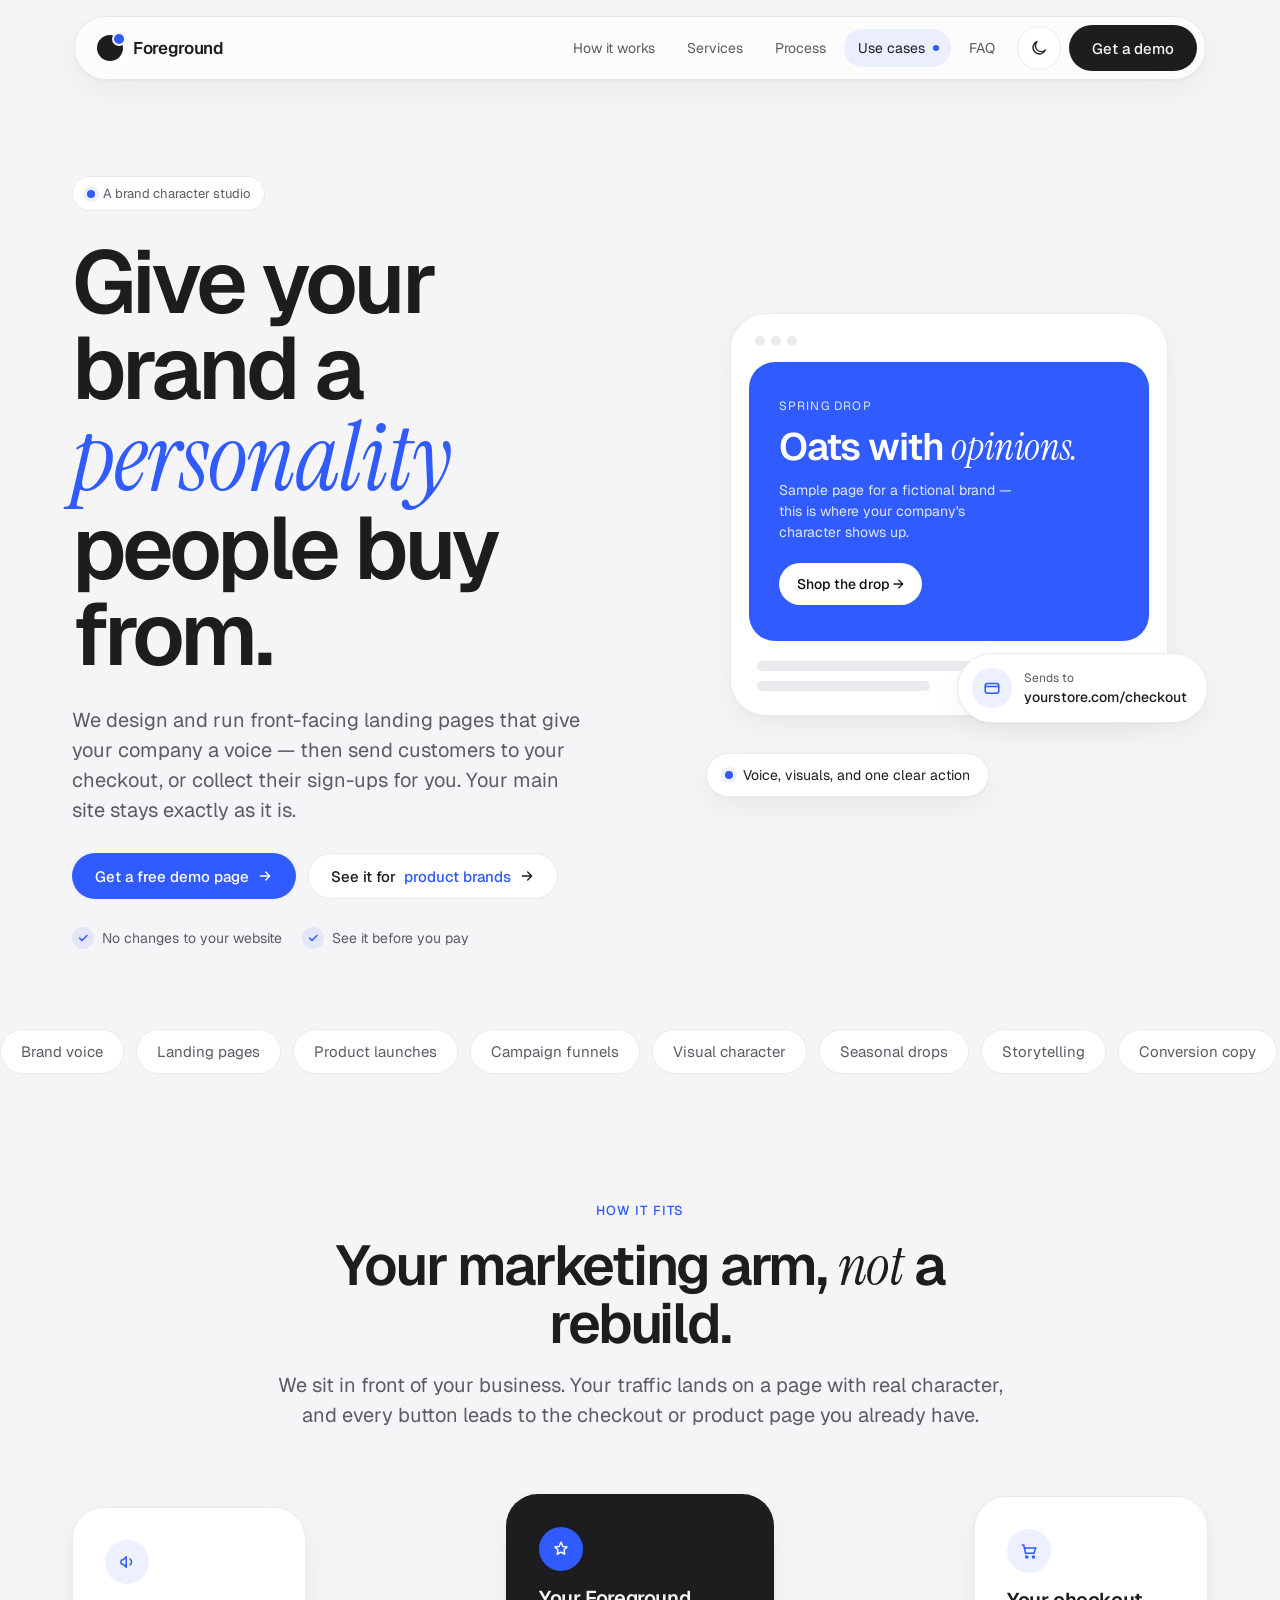
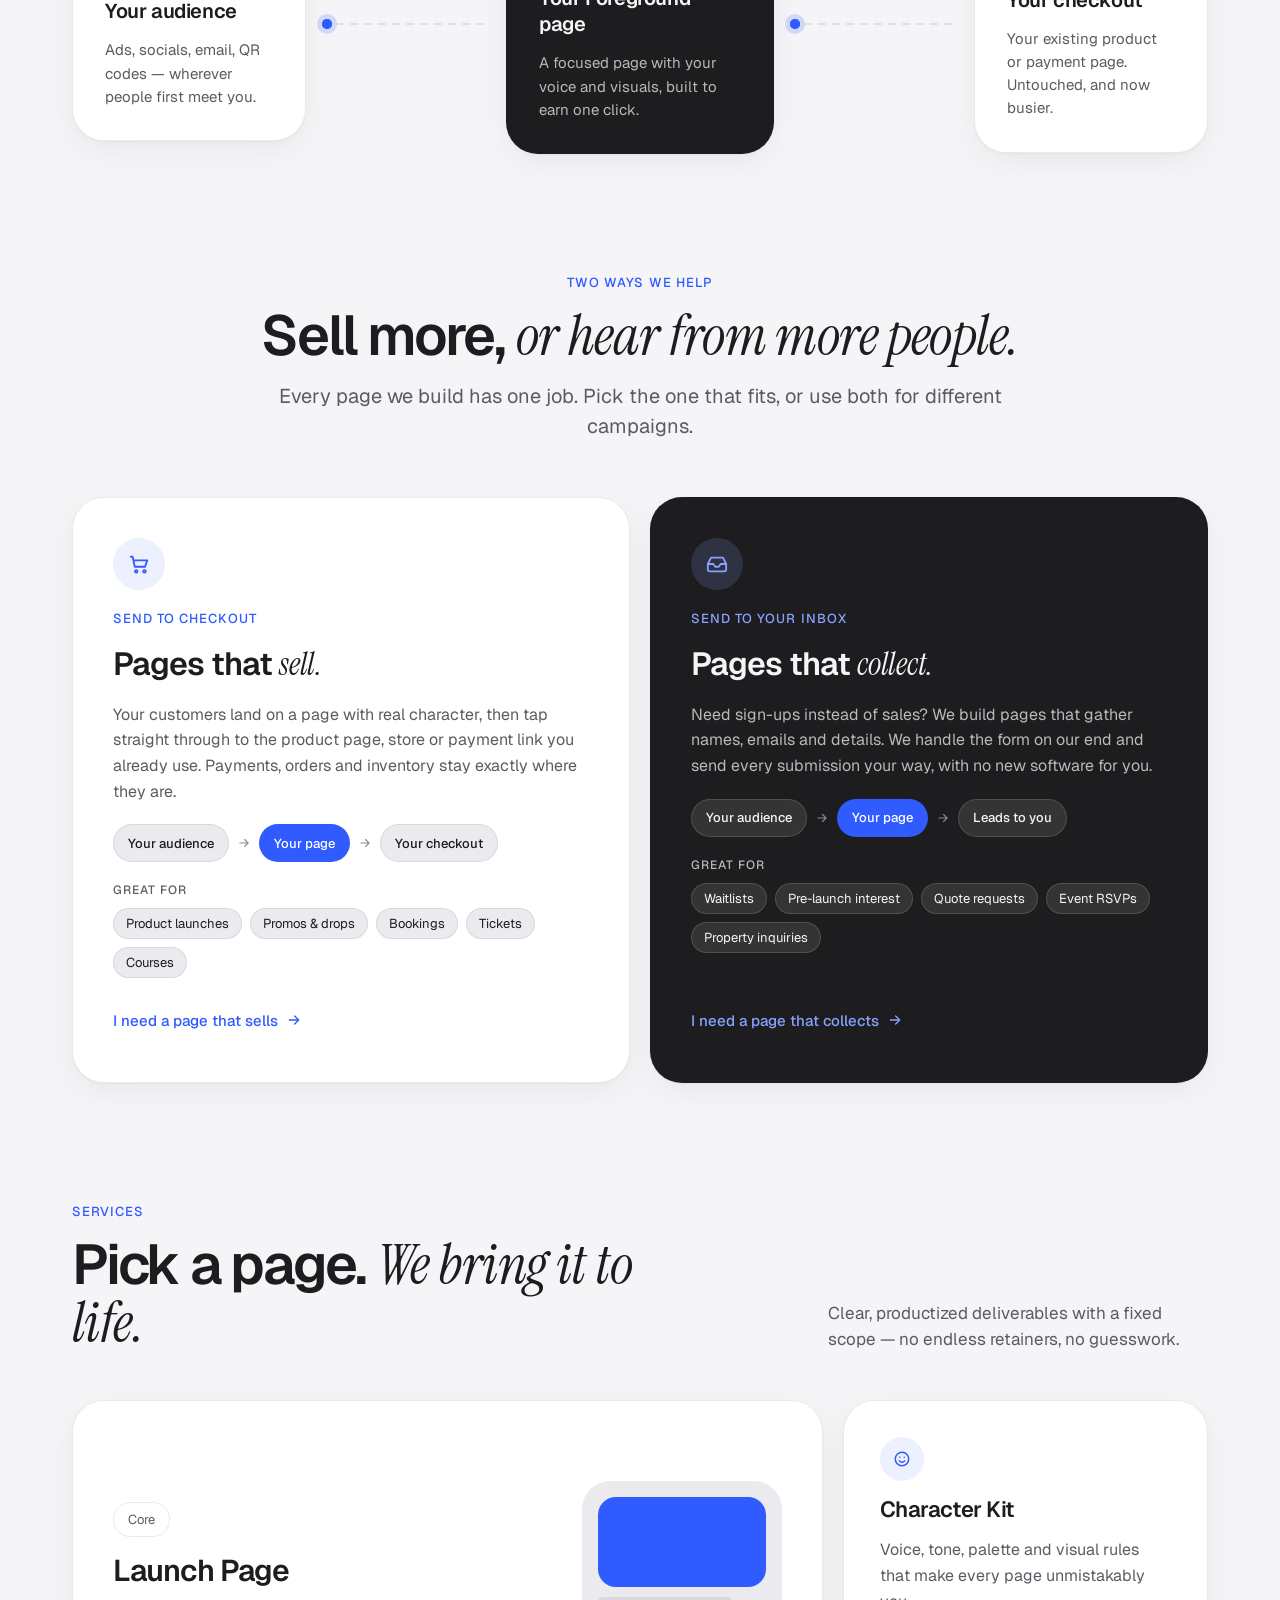
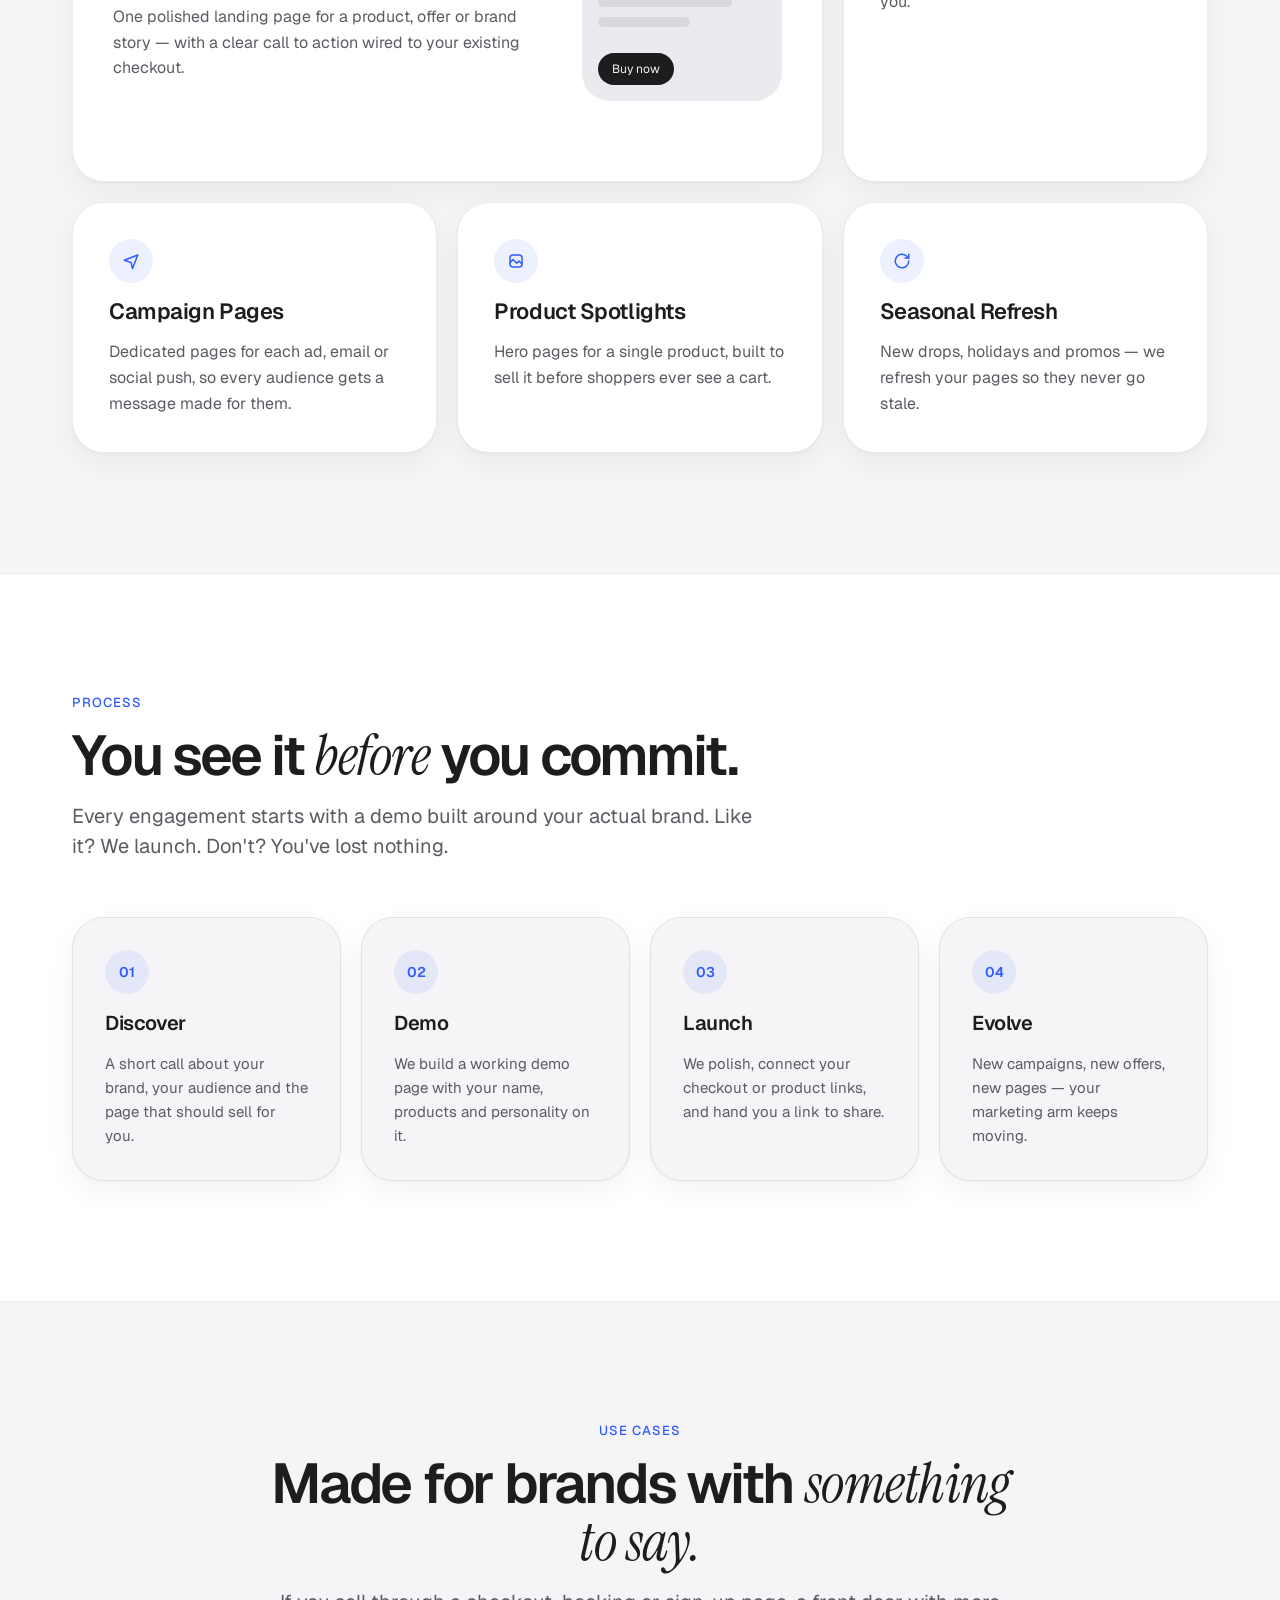
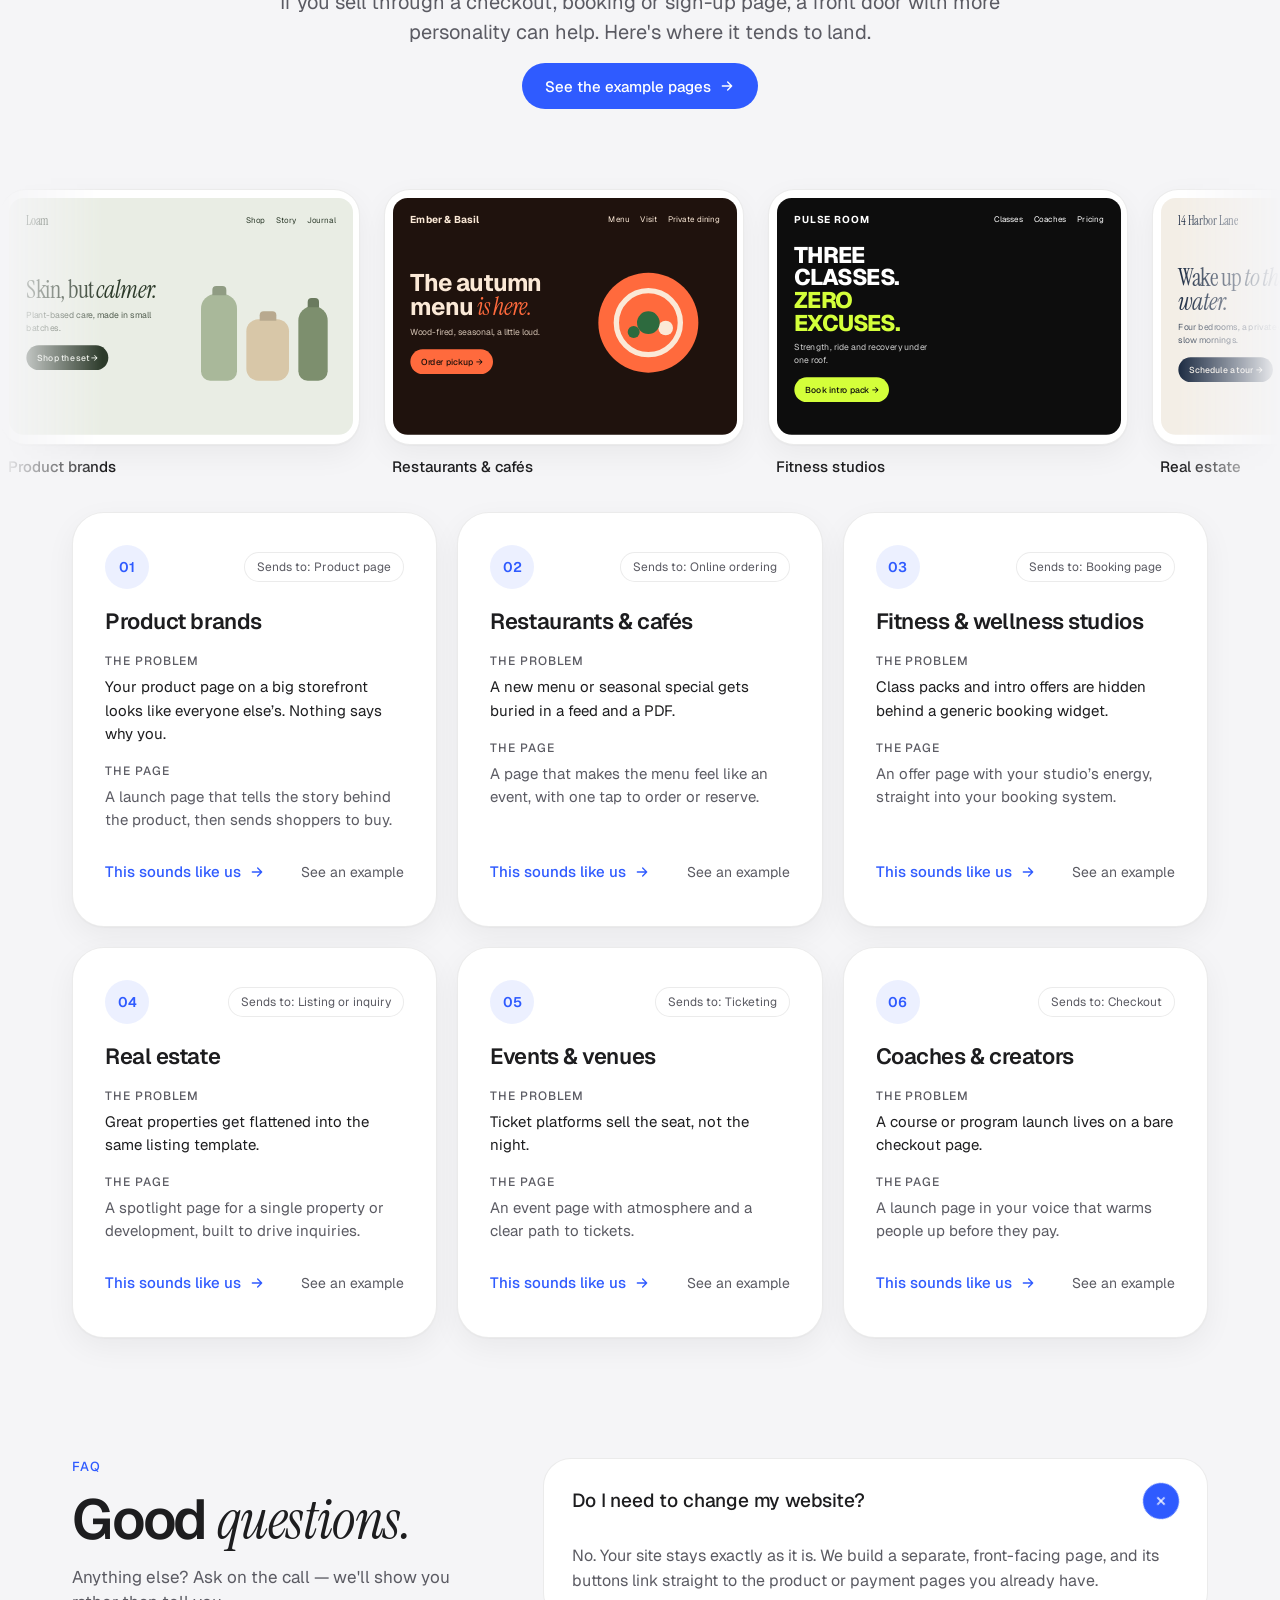
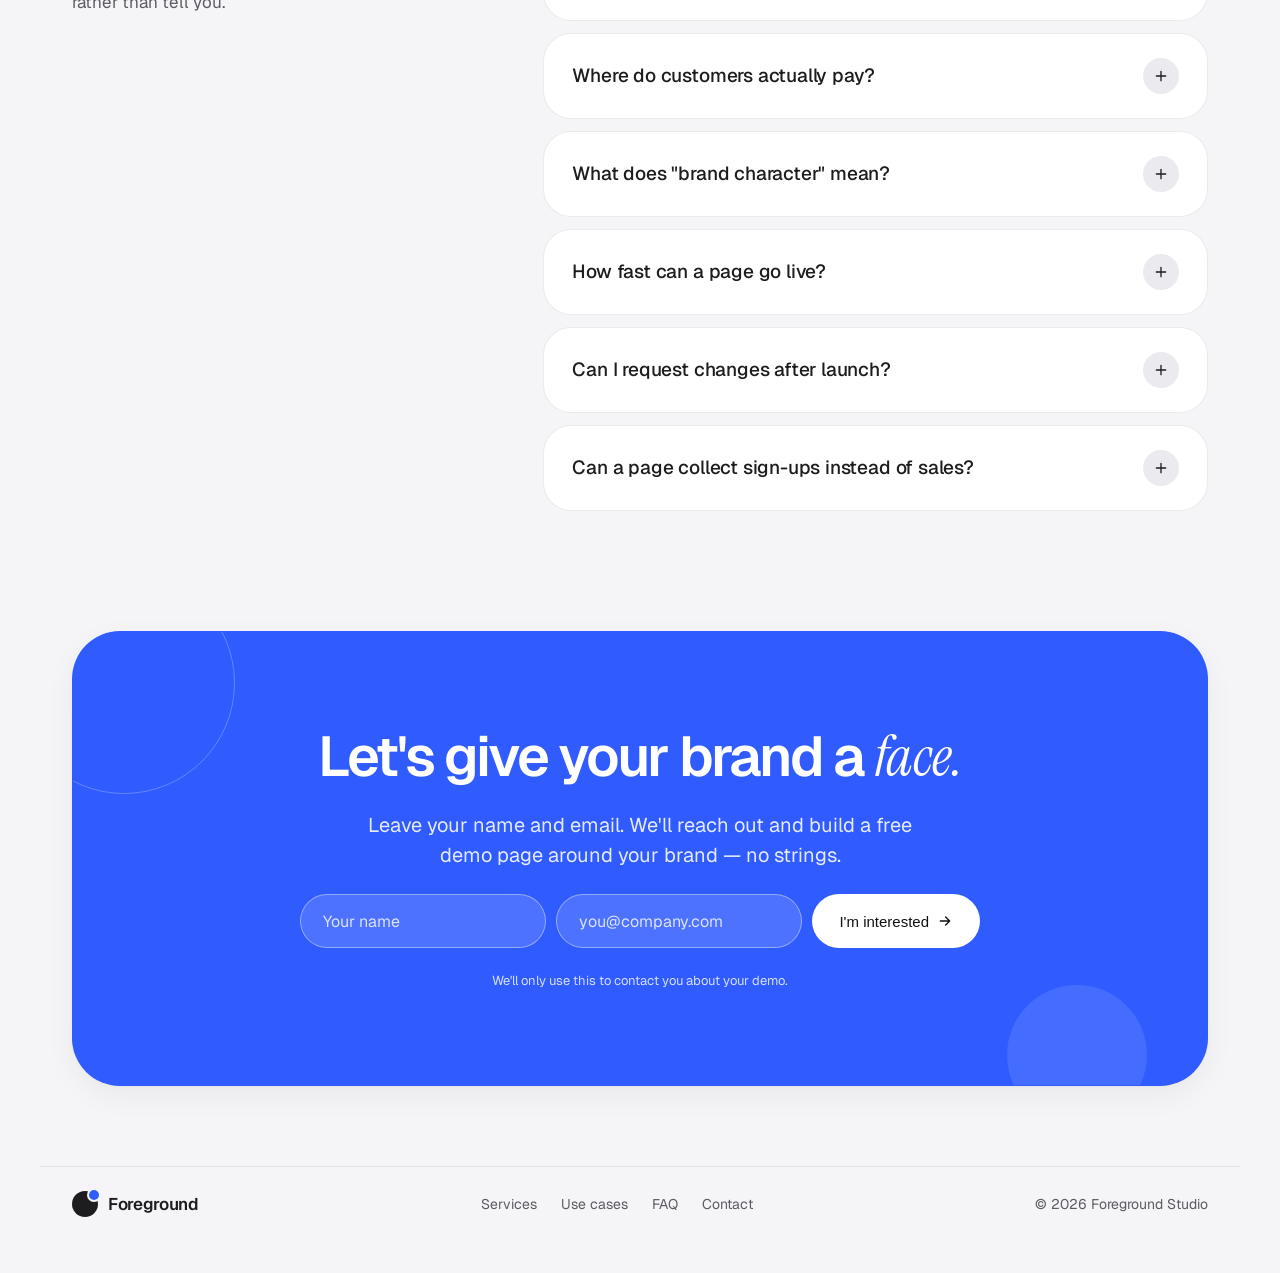
<file: index.html>
<!doctype html>
<html lang="en">
<head>
<meta charset="utf-8">
<meta name="viewport" content="width=device-width, initial-scale=1, viewport-fit=cover">
<title>Foreground — Brand character studio</title>
<meta name="description" content="Front-facing landing pages that give your brand a personality and send customers straight to your checkout. Your main site stays untouched.">
<meta property="og:title" content="Foreground — Brand character studio">
<meta property="og:description" content="Front-facing landing pages that give your brand a personality and send customers straight to your checkout.">
<meta property="og:type" content="website">
<meta name="theme-color" content="#f5f5f7" media="(prefers-color-scheme: light)">
<meta name="theme-color" content="#0a0a0b" media="(prefers-color-scheme: dark)">
<link rel="icon" href="data:image/svg+xml,%3Csvg xmlns='http://www.w3.org/2000/svg' viewBox='0 0 32 32'%3E%3Ccircle cx='15' cy='17' r='12' fill='%231d1d1f'/%3E%3Ccircle cx='25' cy='7' r='5' fill='%232f5bff'/%3E%3C/svg%3E">
<script>
(function () {
  var t = null;
  try { t = localStorage.getItem('fg-theme'); } catch (e) {}
  try { if (localStorage.getItem('fg-unlocked') === '1') document.documentElement.classList.add('unlocked'); } catch (e) {}
  if (t === 'dark' || (!t && window.matchMedia && matchMedia('(prefers-color-scheme: dark)').matches)) document.documentElement.classList.add('dark');
})();
</script>
<link rel="preconnect" href="https://fonts.googleapis.com">
<link href="https://fonts.googleapis.com/css2?family=Geist:wght@300;400;500;600;700&amp;family=Instrument+Serif:ital@0;1&amp;display=swap" rel="stylesheet">
<link rel="stylesheet" href="styles.css">
</head>
<body>
<div class="fg" style="--accent: #2f5bff; width: 100%; box-sizing: border-box; padding-bottom: 32px">

<!-- NAV -->
<nav class="nav" aria-label="Primary">
<a href="#top" class="logo"><span class="logo-mark"></span><span>Foreground</span></a>
<div class="navlinks">
<a class="navlink" href="#how">How it works</a>
<a class="navlink" href="#services">Services</a>
<a class="navlink" href="#process">Process</a>
<a class="navlink hot" href="use-cases.html">Use cases</a>
<a class="navlink" href="#faq">FAQ</a>
</div>
<button class="iconbtn" id="themeToggle" type="button" aria-label="Switch to dark mode">
<span class="ic-sun"><svg width="18" height="18" viewBox="0 0 24 24" fill="none" stroke="currentColor" stroke-width="1.8" stroke-linecap="round" stroke-linejoin="round"><circle cx="12" cy="12" r="4.5"></circle><path d="M12 2v2M12 20v2M4.9 4.9l1.4 1.4M17.7 17.7l1.4 1.4M2 12h2M20 12h2M4.9 19.1l1.4-1.4M17.7 6.3l1.4-1.4"></path></svg></span>
<span class="ic-moon"><svg width="18" height="18" viewBox="0 0 24 24" fill="none" stroke="currentColor" stroke-width="1.8" stroke-linecap="round" stroke-linejoin="round"><path d="M20.5 14.5A8.5 8.5 0 1 1 9.5 3.5a7 7 0 0 0 11 11z"></path></svg></span>
</button>
<a class="btn btn-dark" href="#contact">Get a demo</a>
</nav>

<!-- HERO -->
<section id="top" class="wrap" style="padding-top: 96px; padding-bottom: 72px">
<div class="grid-hero" style="display: grid; grid-template-columns: minmax(0, 1.15fr) minmax(0, 1fr); gap: 56px; align-items: center">
<div style="display: flex; flex-direction: column; gap: 28px; align-items: flex-start">
<span class="pill rise"><span class="dot"></span>A brand character studio</span>
<h1 class="h1 rise d1">Give your brand a <span class="serif" style="color: var(--accent); font-size: 1.08em">personality</span> people buy from.</h1>
<p class="lede rise d2" style="max-width: 520px">We design and run front-facing landing pages that give your company a voice — then send customers to your checkout, or collect their sign-ups for you. Your main site stays exactly as it is.</p>
<div class="rise d3" style="display: flex; gap: 12px; flex-wrap: wrap">
<a class="btn btn-primary" href="#contact">Get a free demo page <svg class="arr" width="16" height="16" viewBox="0 0 24 24" fill="none" stroke="currentColor" stroke-width="2" stroke-linecap="round" stroke-linejoin="round"><path d="M5 12h14M13 6l6 6-6 6"></path></svg></a>
<a class="btn btn-ghost" id="rotBtn" href="use-cases.html">See it for <span class="rot" aria-live="polite"><span class="on" data-id="food">restaurants</span><span data-id="product">product brands</span><span data-id="fitness">fitness studios</span><span data-id="realestate">real estate</span><span data-id="events">events</span><span data-id="creators">creators</span></span> <svg class="arr" width="16" height="16" viewBox="0 0 24 24" fill="none" stroke="currentColor" stroke-width="2" stroke-linecap="round" stroke-linejoin="round"><path d="M5 12h14M13 6l6 6-6 6"></path></svg></a>
</div>
<div class="rise d4" style="display: flex; gap: 20px; flex-wrap: wrap; font-size: 14px; color: var(--muted)">
<span style="display: flex; align-items: center; gap: 8px"><span class="tick"><svg width="12" height="12" viewBox="0 0 24 24" fill="none" stroke="currentColor" stroke-width="3" stroke-linecap="round" stroke-linejoin="round"><path d="M5 12l5 5L20 7"></path></svg></span>No changes to your website</span>
<span style="display: flex; align-items: center; gap: 8px"><span class="tick"><svg width="12" height="12" viewBox="0 0 24 24" fill="none" stroke="currentColor" stroke-width="3" stroke-linecap="round" stroke-linejoin="round"><path d="M5 12l5 5L20 7"></path></svg></span>See it before you pay</span>
</div>
</div>

<!-- hero visual: bubble stack -->
<div class="rise d2" style="position: relative; height: 560px">
<div class="card float" style="position: absolute; left: 24px; top: 30px; right: 40px; padding: 18px; border-radius: 36px">
<div style="display: flex; gap: 6px; padding: 4px 6px 16px">
<span style="width: 10px; height: 10px; border-radius: 50%; background: var(--surface2)"></span>
<span style="width: 10px; height: 10px; border-radius: 50%; background: var(--surface2)"></span>
<span style="width: 10px; height: 10px; border-radius: 50%; background: var(--surface2)"></span>
</div>
<div style="border-radius: 26px; background: var(--accent); color: #fff; padding: 36px 30px; display: flex; flex-direction: column; gap: 14px">
<span style="font-size: 12px; letter-spacing: .1em; text-transform: uppercase; opacity: .85">Spring drop</span>
<div style="font-size: 38px; line-height: 1; font-weight: 600; letter-spacing: -.03em">Oats with <span class="serif">opinions.</span></div>
<div style="font-size: 14px; opacity: .85; max-width: 240px; line-height: 1.5">Sample page for a fictional brand — this is where your company's character shows up.</div>
<span style="align-self: flex-start; margin-top: 6px; background: #fff; color: #111; border-radius: 999px; padding: 12px 18px; font-size: 14px; font-weight: 500">Shop the drop →</span>
</div>
<div style="display: flex; flex-direction: column; gap: 10px; padding: 20px 8px 6px">
<div class="mock-line" style="width: 70%"></div>
<div class="mock-line" style="width: 45%"></div>
</div>
</div>
<div class="card bubble float2" style="position: absolute; right: 0; top: 370px; padding: 14px 20px 14px 14px; display: flex; align-items: center; gap: 12px">
<span style="width: 40px; height: 40px; border-radius: 50%; background: var(--soft); color: var(--accent); display: flex; align-items: center; justify-content: center"><svg width="18" height="18" viewBox="0 0 24 24" fill="none" stroke="currentColor" stroke-width="2" stroke-linecap="round" stroke-linejoin="round"><rect x="3" y="6" width="18" height="13" rx="3"></rect><path d="M3 10h18"></path></svg></span>
<div style="display: flex; flex-direction: column; gap: 2px">
<span style="font-size: 12px; color: var(--muted)">Sends to</span>
<span style="font-size: 14px; font-weight: 500">yourstore.com/checkout</span>
</div>
</div>
<div class="card bubble float3" style="position: absolute; left: 0; top: 470px; padding: 12px 18px; display: flex; align-items: center; gap: 10px; font-size: 14px">
<span class="dot"></span><span>Voice, visuals, and one clear action</span>
</div>
</div>
</div>
</section>

<!-- MARQUEE -->
<section class="marquee-box" aria-label="What we shape" style="padding: 8px 0 88px; overflow: hidden">
<div class="marquee">
<span class="pill" style="font-size: 15px; padding: 12px 20px">Brand voice</span>
<span class="pill" style="font-size: 15px; padding: 12px 20px">Landing pages</span>
<span class="pill" style="font-size: 15px; padding: 12px 20px">Product launches</span>
<span class="pill" style="font-size: 15px; padding: 12px 20px">Campaign funnels</span>
<span class="pill" style="font-size: 15px; padding: 12px 20px">Visual character</span>
<span class="pill" style="font-size: 15px; padding: 12px 20px">Seasonal drops</span>
<span class="pill" style="font-size: 15px; padding: 12px 20px">Storytelling</span>
<span class="pill" style="font-size: 15px; padding: 12px 20px">Conversion copy</span>
<span class="pill" style="font-size: 15px; padding: 12px 20px">Brand voice</span>
<span class="pill" style="font-size: 15px; padding: 12px 20px">Landing pages</span>
<span class="pill" style="font-size: 15px; padding: 12px 20px">Product launches</span>
<span class="pill" style="font-size: 15px; padding: 12px 20px">Campaign funnels</span>
<span class="pill" style="font-size: 15px; padding: 12px 20px">Visual character</span>
<span class="pill" style="font-size: 15px; padding: 12px 20px">Seasonal drops</span>
<span class="pill" style="font-size: 15px; padding: 12px 20px">Storytelling</span>
<span class="pill" style="font-size: 15px; padding: 12px 20px">Conversion copy</span>
</div>
</section>

<!-- HOW IT FITS -->
<section id="how" class="wrap" style="padding-top: 40px; padding-bottom: 120px">
<div class="reveal" style="display: flex; flex-direction: column; gap: 18px; align-items: center; text-align: center; max-width: 760px; margin: 0 auto 64px">
<span class="eyebrow">How it fits</span>
<h2 class="h2">Your marketing arm, <span class="serif">not</span> a rebuild.</h2>
<p class="lede">We sit in front of your business. Your traffic lands on a page with real character, and every button leads to the checkout or product page you already have.</p>
</div>
<div class="funnel reveal" style="display: flex; align-items: center; gap: 16px">
<div class="card" style="flex: 1 1 0; padding: 32px; display: flex; flex-direction: column; gap: 14px">
<span class="step-num"><svg width="18" height="18" viewBox="0 0 24 24" fill="none" stroke="currentColor" stroke-width="2" stroke-linecap="round" stroke-linejoin="round"><path d="M4 11v2a2 2 0 0 0 2 2h1l4 4V5L7 9H6a2 2 0 0 0-2 2z"></path><path d="M16 8a5 5 0 0 1 0 8"></path></svg></span>
<div style="font-size: 20px; font-weight: 600; letter-spacing: -.02em">Your audience</div>
<p style="margin: 0; color: var(--muted); line-height: 1.55; font-size: 15px">Ads, socials, email, QR codes — wherever people first meet you.</p>
</div>
<div class="track"><span class="runner"></span><span class="runner late"></span></div>
<div class="card" style="flex: 1.2 1 0; padding: 32px; display: flex; flex-direction: column; gap: 14px; background: var(--text); color: var(--bg); border-color: transparent">
<span class="step-num" style="background: var(--accent); color: #fff"><svg width="18" height="18" viewBox="0 0 24 24" fill="none" stroke="currentColor" stroke-width="2" stroke-linecap="round" stroke-linejoin="round"><path d="M12 3l2.6 5.6L20 9.3l-4 4 1 5.7-5-2.8-5 2.8 1-5.7-4-4 5.4-.7z"></path></svg></span>
<div style="font-size: 20px; font-weight: 600; letter-spacing: -.02em">Your Foreground page</div>
<p style="margin: 0; opacity: .72; line-height: 1.55; font-size: 15px">A focused page with your voice and visuals, built to earn one click.</p>
</div>
<div class="track"><span class="runner"></span><span class="runner late"></span></div>
<div class="card" style="flex: 1 1 0; padding: 32px; display: flex; flex-direction: column; gap: 14px">
<span class="step-num"><svg width="18" height="18" viewBox="0 0 24 24" fill="none" stroke="currentColor" stroke-width="2" stroke-linecap="round" stroke-linejoin="round"><circle cx="9" cy="20" r="1.4"></circle><circle cx="18" cy="20" r="1.4"></circle><path d="M3 4h2l2.4 11h11.2L21 8H7"></path></svg></span>
<div style="font-size: 20px; font-weight: 600; letter-spacing: -.02em">Your checkout</div>
<p style="margin: 0; color: var(--muted); line-height: 1.55; font-size: 15px">Your existing product or payment page. Untouched, and now busier.</p>
</div>
</div>
</section>

<!-- TWO KINDS OF PAGES -->
<section id="offer" class="wrap" style="padding-bottom: 120px">
<div class="reveal" style="display: flex; flex-direction: column; gap: 16px; align-items: center; text-align: center; max-width: 760px; margin: 0 auto 56px">
<span class="eyebrow">Two ways we help</span>
<h2 class="h2">Sell more, <span class="serif">or hear from more people.</span></h2>
<p class="lede">Every page we build has one job. Pick the one that fits, or use both for different campaigns.</p>
</div>
<div class="grid-2" style="display: grid; grid-template-columns: repeat(2, minmax(0, 1fr)); gap: 20px; align-items: stretch">
<div class="card type-card reveal" data-case="sell" data-label="Pages that sell" style="padding: 40px; display: flex; flex-direction: column; gap: 20px; ">
<span class="type-ico"><svg width="22" height="22" viewBox="0 0 24 24" fill="none" stroke="currentColor" stroke-width="2" stroke-linecap="round" stroke-linejoin="round"><circle cx="9" cy="20" r="1.4"></circle><circle cx="18" cy="20" r="1.4"></circle><path d="M3 4h2l2.4 11h11.2L21 8H7"></path></svg></span>
<span class="eyebrow">Send to checkout</span>
<div style="font-size: 32px; font-weight: 600; letter-spacing: -.03em; line-height: 1.05">Pages that <span class="serif">sell.</span></div>
<p style="margin: 0; line-height: 1.6; color: var(--muted)">Your customers land on a page with real character, then tap straight through to the product page, store or payment link you already use. Payments, orders and inventory stay exactly where they are.</p>
<div class="type-flow"><span class="type-step" style="background: var(--surface2); border-color: var(--line)">Your audience</span><span class="type-arrow"><svg width="14" height="14" viewBox="0 0 24 24" fill="none" stroke="currentColor" stroke-width="2" stroke-linecap="round" stroke-linejoin="round"><path d="M5 12h14M13 6l6 6-6 6"></path></svg></span><span class="type-step" style="background: var(--accent); color: #fff; border-color: transparent">Your page</span><span class="type-arrow"><svg width="14" height="14" viewBox="0 0 24 24" fill="none" stroke="currentColor" stroke-width="2" stroke-linecap="round" stroke-linejoin="round"><path d="M5 12h14M13 6l6 6-6 6"></path></svg></span><span class="type-step" style="background: var(--surface2); border-color: var(--line)">Your checkout</span></div>
<div style="display: flex; flex-direction: column; gap: 10px">
<span style="font-size: 12px; font-weight: 500; letter-spacing: .08em; text-transform: uppercase; color: var(--muted)">Great for</span>
<div style="display: flex; flex-wrap: wrap; gap: 8px"><span class="type-chip" style="background: var(--surface2); border-color: var(--line)">Product launches</span><span class="type-chip" style="background: var(--surface2); border-color: var(--line)">Promos &amp; drops</span><span class="type-chip" style="background: var(--surface2); border-color: var(--line)">Bookings</span><span class="type-chip" style="background: var(--surface2); border-color: var(--line)">Tickets</span><span class="type-chip" style="background: var(--surface2); border-color: var(--line)">Courses</span></div>
</div>
<a class="uc-link type-link" href="#contact" data-pick="sell" style="margin-top: auto">I need a page that sells <svg class="arr" width="16" height="16" viewBox="0 0 24 24" fill="none" stroke="currentColor" stroke-width="2" stroke-linecap="round" stroke-linejoin="round"><path d="M5 12h14M13 6l6 6-6 6"></path></svg></a>
</div>
<div class="card type-card reveal" data-case="collect" data-label="Pages that collect" style="padding: 40px; display: flex; flex-direction: column; gap: 20px; background: var(--text); color: var(--bg); border-color: transparent">
<span class="type-ico"><svg width="22" height="22" viewBox="0 0 24 24" fill="none" stroke="currentColor" stroke-width="2" stroke-linecap="round" stroke-linejoin="round"><path d="M22 12h-6l-2 3h-4l-2-3H2"></path><path d="M5.5 5h13l3.5 7v6a2 2 0 0 1-2 2H4a2 2 0 0 1-2-2v-6z"></path></svg></span>
<span class="eyebrow">Send to your inbox</span>
<div style="font-size: 32px; font-weight: 600; letter-spacing: -.03em; line-height: 1.05">Pages that <span class="serif">collect.</span></div>
<p style="margin: 0; line-height: 1.6; opacity: .72">Need sign-ups instead of sales? We build pages that gather names, emails and details. We handle the form on our end and send every submission your way, with no new software for you.</p>
<div class="type-flow"><span class="type-step" style="background: rgba(255,255,255,.1); border-color: rgba(255,255,255,.14)">Your audience</span><span class="type-arrow"><svg width="14" height="14" viewBox="0 0 24 24" fill="none" stroke="currentColor" stroke-width="2" stroke-linecap="round" stroke-linejoin="round"><path d="M5 12h14M13 6l6 6-6 6"></path></svg></span><span class="type-step" style="background: var(--accent); color: #fff; border-color: transparent">Your page</span><span class="type-arrow"><svg width="14" height="14" viewBox="0 0 24 24" fill="none" stroke="currentColor" stroke-width="2" stroke-linecap="round" stroke-linejoin="round"><path d="M5 12h14M13 6l6 6-6 6"></path></svg></span><span class="type-step" style="background: rgba(255,255,255,.1); border-color: rgba(255,255,255,.14)">Leads to you</span></div>
<div style="display: flex; flex-direction: column; gap: 10px">
<span style="font-size: 12px; font-weight: 500; letter-spacing: .08em; text-transform: uppercase; opacity: .72">Great for</span>
<div style="display: flex; flex-wrap: wrap; gap: 8px"><span class="type-chip" style="background: rgba(255,255,255,.1); border-color: rgba(255,255,255,.14)">Waitlists</span><span class="type-chip" style="background: rgba(255,255,255,.1); border-color: rgba(255,255,255,.14)">Pre-launch interest</span><span class="type-chip" style="background: rgba(255,255,255,.1); border-color: rgba(255,255,255,.14)">Quote requests</span><span class="type-chip" style="background: rgba(255,255,255,.1); border-color: rgba(255,255,255,.14)">Event RSVPs</span><span class="type-chip" style="background: rgba(255,255,255,.1); border-color: rgba(255,255,255,.14)">Property inquiries</span></div>
</div>
<a class="uc-link type-link" href="#contact" data-pick="collect" style="margin-top: auto">I need a page that collects <svg class="arr" width="16" height="16" viewBox="0 0 24 24" fill="none" stroke="currentColor" stroke-width="2" stroke-linecap="round" stroke-linejoin="round"><path d="M5 12h14M13 6l6 6-6 6"></path></svg></a>
</div>
</div>
</section>

<!-- SERVICES -->
<section id="services" class="wrap" style="padding-bottom: 120px">
<div class="reveal" style="display: flex; justify-content: space-between; align-items: flex-end; gap: 32px; flex-wrap: wrap; margin-bottom: 48px">
<div style="display: flex; flex-direction: column; gap: 16px; max-width: 640px">
<span class="eyebrow">Services</span>
<h2 class="h2">Pick a page. <span class="serif">We bring it to life.</span></h2>
</div>
<p class="lede" style="max-width: 380px; font-size: 17px">Clear, productized deliverables with a fixed scope — no endless retainers, no guesswork.</p>
</div>
<div class="grid-bento" style="display: grid; grid-template-columns: repeat(3, minmax(0, 1fr)); gap: 20px">
<div class="card span2 reveal" style="grid-column: span 2; padding: 40px; display: flex; gap: 32px; align-items: center; min-height: 300px">
<div style="flex: 1 1 0; display: flex; flex-direction: column; gap: 14px">
<span class="pill" style="align-self: flex-start">Core</span>
<div style="font-size: 30px; font-weight: 600; letter-spacing: -.03em">Launch Page</div>
<p style="margin: 0; color: var(--muted); line-height: 1.6">One polished landing page for a product, offer or brand story — with a clear call to action wired to your existing checkout.</p>
</div>
<div style="flex: 0 0 200px; height: 220px; border-radius: 28px; background: var(--surface2); padding: 16px; box-sizing: border-box; display: flex; flex-direction: column; gap: 10px; transition: background-color .6s">
<div style="height: 90px; border-radius: 18px; background: var(--accent)"></div>
<div class="mock-line" style="width: 80%; background: var(--line)"></div>
<div class="mock-line" style="width: 55%; background: var(--line)"></div>
<div style="margin-top: auto; align-self: flex-start; padding: 8px 14px; border-radius: 999px; background: var(--text); color: var(--bg); font-size: 12px">Buy now</div>
</div>
</div>
<div class="card reveal" style="padding: 36px; display: flex; flex-direction: column; gap: 14px">
<span class="step-num"><svg width="18" height="18" viewBox="0 0 24 24" fill="none" stroke="currentColor" stroke-width="2" stroke-linecap="round" stroke-linejoin="round"><circle cx="12" cy="12" r="9"></circle><path d="M8.5 14.5s1.3 1.8 3.5 1.8 3.5-1.8 3.5-1.8M9 9.5h.01M15 9.5h.01"></path></svg></span>
<div style="font-size: 22px; font-weight: 600; letter-spacing: -.02em">Character Kit</div>
<p style="margin: 0; color: var(--muted); line-height: 1.6">Voice, tone, palette and visual rules that make every page unmistakably you.</p>
</div>
<div class="card reveal" style="padding: 36px; display: flex; flex-direction: column; gap: 14px">
<span class="step-num"><svg width="18" height="18" viewBox="0 0 24 24" fill="none" stroke="currentColor" stroke-width="2" stroke-linecap="round" stroke-linejoin="round"><path d="M3 11l18-7-7 18-2-8z"></path></svg></span>
<div style="font-size: 22px; font-weight: 600; letter-spacing: -.02em">Campaign Pages</div>
<p style="margin: 0; color: var(--muted); line-height: 1.6">Dedicated pages for each ad, email or social push, so every audience gets a message made for them.</p>
</div>
<div class="card reveal" style="padding: 36px; display: flex; flex-direction: column; gap: 14px">
<span class="step-num"><svg width="18" height="18" viewBox="0 0 24 24" fill="none" stroke="currentColor" stroke-width="2" stroke-linecap="round" stroke-linejoin="round"><rect x="4" y="4" width="16" height="16" rx="4"></rect><path d="M4 14l4-4 5 5 3-3 4 4"></path></svg></span>
<div style="font-size: 22px; font-weight: 600; letter-spacing: -.02em">Product Spotlights</div>
<p style="margin: 0; color: var(--muted); line-height: 1.6">Hero pages for a single product, built to sell it before shoppers ever see a cart.</p>
</div>
<div class="card reveal" style="padding: 36px; display: flex; flex-direction: column; gap: 14px">
<span class="step-num"><svg width="18" height="18" viewBox="0 0 24 24" fill="none" stroke="currentColor" stroke-width="2" stroke-linecap="round" stroke-linejoin="round"><path d="M21 12a9 9 0 1 1-3-6.7L21 8"></path><path d="M21 3v5h-5"></path></svg></span>
<div style="font-size: 22px; font-weight: 600; letter-spacing: -.02em">Seasonal Refresh</div>
<p style="margin: 0; color: var(--muted); line-height: 1.6">New drops, holidays and promos — we refresh your pages so they never go stale.</p>
</div>
</div>
</section>

<!-- PROCESS -->
<section id="process" style="padding: 120px 0; background: var(--surface); border-top: 1px solid var(--line); border-bottom: 1px solid var(--line); transition: background-color .6s, border-color .6s">
<div class="wrap">
<div class="reveal" style="display: flex; flex-direction: column; gap: 16px; max-width: 700px; margin-bottom: 56px">
<span class="eyebrow">Process</span>
<h2 class="h2">You see it <span class="serif">before</span> you commit.</h2>
<p class="lede">Every engagement starts with a demo built around your actual brand. Like it? We launch. Don't? You've lost nothing.</p>
</div>
<div class="grid-4" style="display: grid; grid-template-columns: repeat(4, minmax(0, 1fr)); gap: 20px">
<div class="card reveal" style="padding: 32px; display: flex; flex-direction: column; gap: 16px; background: var(--bg)">
<span class="step-num">01</span>
<div style="font-size: 20px; font-weight: 600; letter-spacing: -.02em">Discover</div>
<p style="margin: 0; color: var(--muted); line-height: 1.6; font-size: 15px">A short call about your brand, your audience and the page that should sell for you.</p>
</div>
<div class="card reveal" style="padding: 32px; display: flex; flex-direction: column; gap: 16px; background: var(--bg)">
<span class="step-num">02</span>
<div style="font-size: 20px; font-weight: 600; letter-spacing: -.02em">Demo</div>
<p style="margin: 0; color: var(--muted); line-height: 1.6; font-size: 15px">We build a working demo page with your name, products and personality on it.</p>
</div>
<div class="card reveal" style="padding: 32px; display: flex; flex-direction: column; gap: 16px; background: var(--bg)">
<span class="step-num">03</span>
<div style="font-size: 20px; font-weight: 600; letter-spacing: -.02em">Launch</div>
<p style="margin: 0; color: var(--muted); line-height: 1.6; font-size: 15px">We polish, connect your checkout or product links, and hand you a link to share.</p>
</div>
<div class="card reveal" style="padding: 32px; display: flex; flex-direction: column; gap: 16px; background: var(--bg)">
<span class="step-num">04</span>
<div style="font-size: 20px; font-weight: 600; letter-spacing: -.02em">Evolve</div>
<p style="margin: 0; color: var(--muted); line-height: 1.6; font-size: 15px">New campaigns, new offers, new pages — your marketing arm keeps moving.</p>
</div>
</div>
</div>
</section>

<!-- USE CASES -->
<section id="usecases" class="wrap hide-phone" style="padding-top: 120px">
<div class="reveal" style="display: flex; flex-direction: column; gap: 16px; align-items: center; text-align: center; max-width: 760px; margin: 0 auto 56px">
<span class="eyebrow">Use cases</span>
<h2 class="h2">Made for brands with <span class="serif">something to say.</span></h2>
<p class="lede">If you sell through a checkout, booking or sign-up page, a front door with more personality can help. Here's where it tends to land.</p>
<a class="btn btn-primary btn-shine" href="use-cases.html">See the example pages <svg class="arr" width="16" height="16" viewBox="0 0 24 24" fill="none" stroke="currentColor" stroke-width="2" stroke-linecap="round" stroke-linejoin="round"><path d="M5 12h14M13 6l6 6-6 6"></path></svg></a>
</div>
</section>
<div class="gallery reveal hide-phone" aria-label="Example pages">
<div class="marquee">
<a class="mini" href="use-cases.html#product"><div class="mini-frame"><div class="scaler"><div class="screen" style="background:#e9ede4;color:#2c3a2a">
<div class="mnav"><b style="font-family:'Instrument Serif',Georgia,serif;font-weight:400;font-size:18px">Loam</b><span>Shop</span><span>Story</span><span>Journal</span></div>
<div class="mhero"><div><p class="mh" style="font-family:'Instrument Serif',Georgia,serif;font-weight:400">Skin, but <i>calmer.</i></p><p class="mp">Plant-based care, made in small batches.</p><span class="mcta" style="background:#2c3a2a;color:#e9ede4">Shop the set →</span></div>
<div class="mvis" style="display:flex;align-items:flex-end;justify-content:center;gap:14px;height:170px"><div class="bottle float" style="width:54px;height:130px;background:#a9b89a"></div><div class="bottle float2" style="width:64px;height:92px;background:#d8c7a8;border-radius:18px"></div><div class="bottle float3" style="width:44px;height:112px;background:#7d8f6e"></div></div></div></div></div></div><span class="mini-label">Product brands<span class="go">See it <svg width="14" height="14" viewBox="0 0 24 24" fill="none" stroke="currentColor" stroke-width="2" stroke-linecap="round" stroke-linejoin="round"><path d="M5 12h14M13 6l6 6-6 6"></path></svg></span></span></a>
<a class="mini" href="use-cases.html#food"><div class="mini-frame"><div class="scaler"><div class="screen" style="background:#1f120d;color:#fbe9d7">
<div class="mnav"><b>Ember &amp; Basil</b><span>Menu</span><span>Visit</span><span>Private dining</span></div>
<div class="mhero"><div><p class="mh" style="font-weight:700">The autumn menu <i style="font-family:'Instrument Serif',Georgia,serif;font-weight:400;color:#ff6a3d">is here.</i></p><p class="mp">Wood-fired, seasonal, a little loud.</p><span class="mcta" style="background:#ff6a3d;color:#1f120d">Order pickup →</span></div>
<div class="mvis" style="display:flex;justify-content:center"><div class="plate" style="background:#ff6a3d"><div style="width:104px;height:104px;border-radius:50%;border:8px solid #fbe9d7;box-sizing:border-box;display:flex;align-items:center;justify-content:center"><div style="width:34px;height:34px;border-radius:50%;background:#2d6a3e;box-shadow:26px 8px 0 -6px #fbe9d7,-22px 14px 0 -8px #2d6a3e"></div></div></div></div></div></div></div></div><span class="mini-label">Restaurants &amp; cafés<span class="go">See it <svg width="14" height="14" viewBox="0 0 24 24" fill="none" stroke="currentColor" stroke-width="2" stroke-linecap="round" stroke-linejoin="round"><path d="M5 12h14M13 6l6 6-6 6"></path></svg></span></span></a>
<a class="mini" href="use-cases.html#fitness"><div class="mini-frame"><div class="scaler"><div class="screen" style="background:#0d0d0d;color:#fff">
<div class="mnav"><b style="letter-spacing:.1em">PULSE ROOM</b><span>Classes</span><span>Coaches</span><span>Pricing</span></div>
<div class="mhero"><div><p class="mh" style="font-weight:800;text-transform:uppercase;letter-spacing:-.04em;font-size:34px">Three classes. <span style="color:#d4ff3a">Zero excuses.</span></p><p class="mp">Strength, ride and recovery under one roof.</p><span class="mcta" style="background:#d4ff3a;color:#0d0d0d">Book intro pack →</span></div>
<div class="mvis" style="display:flex;justify-content:center"><div class="eq"><span></span><span></span><span></span><span></span><span></span></div></div></div></div></div></div><span class="mini-label">Fitness studios<span class="go">See it <svg width="14" height="14" viewBox="0 0 24 24" fill="none" stroke="currentColor" stroke-width="2" stroke-linecap="round" stroke-linejoin="round"><path d="M5 12h14M13 6l6 6-6 6"></path></svg></span></span></a>
<a class="mini" href="use-cases.html#realestate"><div class="mini-frame"><div class="scaler"><div class="screen" style="background:#f3eee6;color:#1b2a41">
<div class="mnav"><b style="font-family:'Instrument Serif',Georgia,serif;font-weight:400;font-size:18px">14 Harbor Lane</b><span>Home</span><span>Neighborhood</span><span>Gallery</span></div>
<div class="mhero"><div><p class="mh" style="font-family:'Instrument Serif',Georgia,serif;font-weight:400">Wake up <i>to the water.</i></p><p class="mp">Four bedrooms, a private dock, and slow mornings.</p><span class="mcta" style="background:#1b2a41;color:#f3eee6">Schedule a tour →</span></div>
<div class="mvis" style="position:relative;height:170px;border-radius:18px;overflow:hidden;background:#dfe8ef"><div style="position:absolute;width:44px;height:44px;border-radius:50%;background:#f2b35b;right:24px;top:18px"></div><div style="position:absolute;left:34px;bottom:52px;width:92px;height:72px;background:#1b2a41;clip-path:polygon(50% 0,100% 38%,100% 100%,0 100%,0 38%)"></div><div style="position:absolute;left:62px;bottom:52px;width:18px;height:26px;background:#f2b35b;border-radius:4px 4px 0 0"></div><div style="position:absolute;left:0;right:0;bottom:0;height:52px;background:#a9c4da;display:flex;flex-direction:column;justify-content:center;gap:8px;padding:0 18px"><div class="wave" style="width:60%"></div><div class="wave" style="width:40%;margin-left:30%"></div><div class="wave" style="width:50%"></div></div></div></div></div></div></div><span class="mini-label">Real estate<span class="go">See it <svg width="14" height="14" viewBox="0 0 24 24" fill="none" stroke="currentColor" stroke-width="2" stroke-linecap="round" stroke-linejoin="round"><path d="M5 12h14M13 6l6 6-6 6"></path></svg></span></span></a>
<a class="mini" href="use-cases.html#events"><div class="mini-frame"><div class="scaler"><div class="screen" style="background:#140c2b;color:#f3ecff">
<div class="mnav"><b>Night Garden</b><span>Lineup</span><span>Venue</span><span>FAQ</span></div>
<div class="mhero"><div><p class="mh" style="font-weight:700">An evening <i style="font-family:'Instrument Serif',Georgia,serif;font-weight:400;color:#ff7ad9">under the lights.</i></p><p class="mp">Live music, lanterns and a late bar.</p><span class="mcta" style="background:#ff7ad9;color:#140c2b">Get tickets →</span></div>
<div class="mvis" style="position:relative;height:170px"><span class="lantern" style="width:60px;height:60px;left:20%;top:10%;background:#b18cff;box-shadow:0 0 40px #b18cff"></span><span class="lantern" style="width:34px;height:34px;left:62%;top:4%;background:#ff7ad9;box-shadow:0 0 30px #ff7ad9;animation-delay:-1s"></span><span class="lantern" style="width:46px;height:46px;left:50%;top:52%;background:#ffd36e;box-shadow:0 0 34px #ffd36e;animation-delay:-2s"></span><span class="lantern" style="width:22px;height:22px;left:8%;top:66%;background:#ff7ad9;box-shadow:0 0 22px #ff7ad9;animation-delay:-.5s"></span></div></div></div></div></div><span class="mini-label">Events &amp; venues<span class="go">See it <svg width="14" height="14" viewBox="0 0 24 24" fill="none" stroke="currentColor" stroke-width="2" stroke-linecap="round" stroke-linejoin="round"><path d="M5 12h14M13 6l6 6-6 6"></path></svg></span></span></a>
<a class="mini" href="use-cases.html#creators"><div class="mini-frame"><div class="scaler"><div class="screen" style="background:#f6e7da;color:#3a2418">
<div class="mnav"><b style="font-family:'Instrument Serif',Georgia,serif;font-weight:400;font-size:18px">The Calm Founder</b><span>Program</span><span>About</span><span>FAQ</span></div>
<div class="mhero"><div><p class="mh" style="font-family:'Instrument Serif',Georgia,serif;font-weight:400;font-size:32px">Build a business <i style="color:#c4572e">that doesn’t burn you out.</i></p><p class="mp">A guided program for solo founders.</p><span class="mcta" style="background:#c4572e;color:#fff">Join the program →</span></div>
<div class="mvis" style="display:flex;flex-direction:column;gap:10px;align-items:stretch"><div class="float" style="padding:12px 16px;border-radius:999px;background:#fff;font-size:13px">Module 1 · Clarity</div><div class="float2" style="padding:12px 16px;border-radius:999px;background:#c4572e;color:#fff;font-size:13px;margin-left:18px">Module 2 · Rhythm</div><div class="float3" style="padding:12px 16px;border-radius:999px;background:#fff;font-size:13px">Module 3 · Growth</div></div></div></div></div></div><span class="mini-label">Coaches &amp; creators<span class="go">See it <svg width="14" height="14" viewBox="0 0 24 24" fill="none" stroke="currentColor" stroke-width="2" stroke-linecap="round" stroke-linejoin="round"><path d="M5 12h14M13 6l6 6-6 6"></path></svg></span></span></a>
<a class="mini" href="use-cases.html#product" aria-hidden="true" tabindex="-1"><div class="mini-frame"><div class="scaler"><div class="screen" style="background:#e9ede4;color:#2c3a2a">
<div class="mnav"><b style="font-family:'Instrument Serif',Georgia,serif;font-weight:400;font-size:18px">Loam</b><span>Shop</span><span>Story</span><span>Journal</span></div>
<div class="mhero"><div><p class="mh" style="font-family:'Instrument Serif',Georgia,serif;font-weight:400">Skin, but <i>calmer.</i></p><p class="mp">Plant-based care, made in small batches.</p><span class="mcta" style="background:#2c3a2a;color:#e9ede4">Shop the set →</span></div>
<div class="mvis" style="display:flex;align-items:flex-end;justify-content:center;gap:14px;height:170px"><div class="bottle float" style="width:54px;height:130px;background:#a9b89a"></div><div class="bottle float2" style="width:64px;height:92px;background:#d8c7a8;border-radius:18px"></div><div class="bottle float3" style="width:44px;height:112px;background:#7d8f6e"></div></div></div></div></div></div><span class="mini-label">Product brands<span class="go">See it <svg width="14" height="14" viewBox="0 0 24 24" fill="none" stroke="currentColor" stroke-width="2" stroke-linecap="round" stroke-linejoin="round"><path d="M5 12h14M13 6l6 6-6 6"></path></svg></span></span></a>
<a class="mini" href="use-cases.html#food" aria-hidden="true" tabindex="-1"><div class="mini-frame"><div class="scaler"><div class="screen" style="background:#1f120d;color:#fbe9d7">
<div class="mnav"><b>Ember &amp; Basil</b><span>Menu</span><span>Visit</span><span>Private dining</span></div>
<div class="mhero"><div><p class="mh" style="font-weight:700">The autumn menu <i style="font-family:'Instrument Serif',Georgia,serif;font-weight:400;color:#ff6a3d">is here.</i></p><p class="mp">Wood-fired, seasonal, a little loud.</p><span class="mcta" style="background:#ff6a3d;color:#1f120d">Order pickup →</span></div>
<div class="mvis" style="display:flex;justify-content:center"><div class="plate" style="background:#ff6a3d"><div style="width:104px;height:104px;border-radius:50%;border:8px solid #fbe9d7;box-sizing:border-box;display:flex;align-items:center;justify-content:center"><div style="width:34px;height:34px;border-radius:50%;background:#2d6a3e;box-shadow:26px 8px 0 -6px #fbe9d7,-22px 14px 0 -8px #2d6a3e"></div></div></div></div></div></div></div></div><span class="mini-label">Restaurants &amp; cafés<span class="go">See it <svg width="14" height="14" viewBox="0 0 24 24" fill="none" stroke="currentColor" stroke-width="2" stroke-linecap="round" stroke-linejoin="round"><path d="M5 12h14M13 6l6 6-6 6"></path></svg></span></span></a>
<a class="mini" href="use-cases.html#fitness" aria-hidden="true" tabindex="-1"><div class="mini-frame"><div class="scaler"><div class="screen" style="background:#0d0d0d;color:#fff">
<div class="mnav"><b style="letter-spacing:.1em">PULSE ROOM</b><span>Classes</span><span>Coaches</span><span>Pricing</span></div>
<div class="mhero"><div><p class="mh" style="font-weight:800;text-transform:uppercase;letter-spacing:-.04em;font-size:34px">Three classes. <span style="color:#d4ff3a">Zero excuses.</span></p><p class="mp">Strength, ride and recovery under one roof.</p><span class="mcta" style="background:#d4ff3a;color:#0d0d0d">Book intro pack →</span></div>
<div class="mvis" style="display:flex;justify-content:center"><div class="eq"><span></span><span></span><span></span><span></span><span></span></div></div></div></div></div></div><span class="mini-label">Fitness studios<span class="go">See it <svg width="14" height="14" viewBox="0 0 24 24" fill="none" stroke="currentColor" stroke-width="2" stroke-linecap="round" stroke-linejoin="round"><path d="M5 12h14M13 6l6 6-6 6"></path></svg></span></span></a>
<a class="mini" href="use-cases.html#realestate" aria-hidden="true" tabindex="-1"><div class="mini-frame"><div class="scaler"><div class="screen" style="background:#f3eee6;color:#1b2a41">
<div class="mnav"><b style="font-family:'Instrument Serif',Georgia,serif;font-weight:400;font-size:18px">14 Harbor Lane</b><span>Home</span><span>Neighborhood</span><span>Gallery</span></div>
<div class="mhero"><div><p class="mh" style="font-family:'Instrument Serif',Georgia,serif;font-weight:400">Wake up <i>to the water.</i></p><p class="mp">Four bedrooms, a private dock, and slow mornings.</p><span class="mcta" style="background:#1b2a41;color:#f3eee6">Schedule a tour →</span></div>
<div class="mvis" style="position:relative;height:170px;border-radius:18px;overflow:hidden;background:#dfe8ef"><div style="position:absolute;width:44px;height:44px;border-radius:50%;background:#f2b35b;right:24px;top:18px"></div><div style="position:absolute;left:34px;bottom:52px;width:92px;height:72px;background:#1b2a41;clip-path:polygon(50% 0,100% 38%,100% 100%,0 100%,0 38%)"></div><div style="position:absolute;left:62px;bottom:52px;width:18px;height:26px;background:#f2b35b;border-radius:4px 4px 0 0"></div><div style="position:absolute;left:0;right:0;bottom:0;height:52px;background:#a9c4da;display:flex;flex-direction:column;justify-content:center;gap:8px;padding:0 18px"><div class="wave" style="width:60%"></div><div class="wave" style="width:40%;margin-left:30%"></div><div class="wave" style="width:50%"></div></div></div></div></div></div></div><span class="mini-label">Real estate<span class="go">See it <svg width="14" height="14" viewBox="0 0 24 24" fill="none" stroke="currentColor" stroke-width="2" stroke-linecap="round" stroke-linejoin="round"><path d="M5 12h14M13 6l6 6-6 6"></path></svg></span></span></a>
<a class="mini" href="use-cases.html#events" aria-hidden="true" tabindex="-1"><div class="mini-frame"><div class="scaler"><div class="screen" style="background:#140c2b;color:#f3ecff">
<div class="mnav"><b>Night Garden</b><span>Lineup</span><span>Venue</span><span>FAQ</span></div>
<div class="mhero"><div><p class="mh" style="font-weight:700">An evening <i style="font-family:'Instrument Serif',Georgia,serif;font-weight:400;color:#ff7ad9">under the lights.</i></p><p class="mp">Live music, lanterns and a late bar.</p><span class="mcta" style="background:#ff7ad9;color:#140c2b">Get tickets →</span></div>
<div class="mvis" style="position:relative;height:170px"><span class="lantern" style="width:60px;height:60px;left:20%;top:10%;background:#b18cff;box-shadow:0 0 40px #b18cff"></span><span class="lantern" style="width:34px;height:34px;left:62%;top:4%;background:#ff7ad9;box-shadow:0 0 30px #ff7ad9;animation-delay:-1s"></span><span class="lantern" style="width:46px;height:46px;left:50%;top:52%;background:#ffd36e;box-shadow:0 0 34px #ffd36e;animation-delay:-2s"></span><span class="lantern" style="width:22px;height:22px;left:8%;top:66%;background:#ff7ad9;box-shadow:0 0 22px #ff7ad9;animation-delay:-.5s"></span></div></div></div></div></div><span class="mini-label">Events &amp; venues<span class="go">See it <svg width="14" height="14" viewBox="0 0 24 24" fill="none" stroke="currentColor" stroke-width="2" stroke-linecap="round" stroke-linejoin="round"><path d="M5 12h14M13 6l6 6-6 6"></path></svg></span></span></a>
<a class="mini" href="use-cases.html#creators" aria-hidden="true" tabindex="-1"><div class="mini-frame"><div class="scaler"><div class="screen" style="background:#f6e7da;color:#3a2418">
<div class="mnav"><b style="font-family:'Instrument Serif',Georgia,serif;font-weight:400;font-size:18px">The Calm Founder</b><span>Program</span><span>About</span><span>FAQ</span></div>
<div class="mhero"><div><p class="mh" style="font-family:'Instrument Serif',Georgia,serif;font-weight:400;font-size:32px">Build a business <i style="color:#c4572e">that doesn’t burn you out.</i></p><p class="mp">A guided program for solo founders.</p><span class="mcta" style="background:#c4572e;color:#fff">Join the program →</span></div>
<div class="mvis" style="display:flex;flex-direction:column;gap:10px;align-items:stretch"><div class="float" style="padding:12px 16px;border-radius:999px;background:#fff;font-size:13px">Module 1 · Clarity</div><div class="float2" style="padding:12px 16px;border-radius:999px;background:#c4572e;color:#fff;font-size:13px;margin-left:18px">Module 2 · Rhythm</div><div class="float3" style="padding:12px 16px;border-radius:999px;background:#fff;font-size:13px">Module 3 · Growth</div></div></div></div></div></div><span class="mini-label">Coaches &amp; creators<span class="go">See it <svg width="14" height="14" viewBox="0 0 24 24" fill="none" stroke="currentColor" stroke-width="2" stroke-linecap="round" stroke-linejoin="round"><path d="M5 12h14M13 6l6 6-6 6"></path></svg></span></span></a>
</div>
</div>
<section class="wrap hide-phone" style="padding-bottom: 120px">
<div class="grid-3" style="display: grid; grid-template-columns: repeat(3, minmax(0, 1fr)); gap: 20px; align-items: stretch">
<div class="card uc reveal" data-case="product" data-label="Product brands" style="padding: 32px; display: flex; flex-direction: column; gap: 18px">
<div style="display: flex; align-items: center; justify-content: space-between; gap: 12px">
<span class="step-num">01</span>
<span class="pill" style="font-size: 12px; padding: 6px 12px">Sends to: Product page</span>
</div>
<div style="font-size: 22px; font-weight: 600; letter-spacing: -.02em">Product brands</div>
<div style="display: flex; flex-direction: column; gap: 6px">
<span style="font-size: 12px; font-weight: 500; letter-spacing: .08em; text-transform: uppercase; color: var(--muted)">The problem</span>
<p style="margin: 0; line-height: 1.55; font-size: 15px">Your product page on a big storefront looks like everyone else’s. Nothing says why you.</p>
</div>
<div style="display: flex; flex-direction: column; gap: 6px">
<span style="font-size: 12px; font-weight: 500; letter-spacing: .08em; text-transform: uppercase; color: var(--muted)">The page</span>
<p style="margin: 0; line-height: 1.55; font-size: 15px; color: var(--muted)">A launch page that tells the story behind the product, then sends shoppers to buy.</p>
</div>
<div style="margin-top: auto; display: flex; align-items: center; justify-content: space-between; gap: 12px; flex-wrap: wrap">
<a class="uc-link" style="margin-top: 0" href="#contact" data-pick="product">This sounds like us <svg class="arr" width="16" height="16" viewBox="0 0 24 24" fill="none" stroke="currentColor" stroke-width="2" stroke-linecap="round" stroke-linejoin="round"><path d="M5 12h14M13 6l6 6-6 6"></path></svg></a>
<a class="uc-more" href="use-cases.html#product">See an example</a>
</div>
</div>
<div class="card uc reveal" data-case="food" data-label="Restaurants &amp; cafés" style="padding: 32px; display: flex; flex-direction: column; gap: 18px">
<div style="display: flex; align-items: center; justify-content: space-between; gap: 12px">
<span class="step-num">02</span>
<span class="pill" style="font-size: 12px; padding: 6px 12px">Sends to: Online ordering</span>
</div>
<div style="font-size: 22px; font-weight: 600; letter-spacing: -.02em">Restaurants &amp; cafés</div>
<div style="display: flex; flex-direction: column; gap: 6px">
<span style="font-size: 12px; font-weight: 500; letter-spacing: .08em; text-transform: uppercase; color: var(--muted)">The problem</span>
<p style="margin: 0; line-height: 1.55; font-size: 15px">A new menu or seasonal special gets buried in a feed and a PDF.</p>
</div>
<div style="display: flex; flex-direction: column; gap: 6px">
<span style="font-size: 12px; font-weight: 500; letter-spacing: .08em; text-transform: uppercase; color: var(--muted)">The page</span>
<p style="margin: 0; line-height: 1.55; font-size: 15px; color: var(--muted)">A page that makes the menu feel like an event, with one tap to order or reserve.</p>
</div>
<div style="margin-top: auto; display: flex; align-items: center; justify-content: space-between; gap: 12px; flex-wrap: wrap">
<a class="uc-link" style="margin-top: 0" href="#contact" data-pick="food">This sounds like us <svg class="arr" width="16" height="16" viewBox="0 0 24 24" fill="none" stroke="currentColor" stroke-width="2" stroke-linecap="round" stroke-linejoin="round"><path d="M5 12h14M13 6l6 6-6 6"></path></svg></a>
<a class="uc-more" href="use-cases.html#food">See an example</a>
</div>
</div>
<div class="card uc reveal" data-case="fitness" data-label="Fitness &amp; wellness studios" style="padding: 32px; display: flex; flex-direction: column; gap: 18px">
<div style="display: flex; align-items: center; justify-content: space-between; gap: 12px">
<span class="step-num">03</span>
<span class="pill" style="font-size: 12px; padding: 6px 12px">Sends to: Booking page</span>
</div>
<div style="font-size: 22px; font-weight: 600; letter-spacing: -.02em">Fitness &amp; wellness studios</div>
<div style="display: flex; flex-direction: column; gap: 6px">
<span style="font-size: 12px; font-weight: 500; letter-spacing: .08em; text-transform: uppercase; color: var(--muted)">The problem</span>
<p style="margin: 0; line-height: 1.55; font-size: 15px">Class packs and intro offers are hidden behind a generic booking widget.</p>
</div>
<div style="display: flex; flex-direction: column; gap: 6px">
<span style="font-size: 12px; font-weight: 500; letter-spacing: .08em; text-transform: uppercase; color: var(--muted)">The page</span>
<p style="margin: 0; line-height: 1.55; font-size: 15px; color: var(--muted)">An offer page with your studio’s energy, straight into your booking system.</p>
</div>
<div style="margin-top: auto; display: flex; align-items: center; justify-content: space-between; gap: 12px; flex-wrap: wrap">
<a class="uc-link" style="margin-top: 0" href="#contact" data-pick="fitness">This sounds like us <svg class="arr" width="16" height="16" viewBox="0 0 24 24" fill="none" stroke="currentColor" stroke-width="2" stroke-linecap="round" stroke-linejoin="round"><path d="M5 12h14M13 6l6 6-6 6"></path></svg></a>
<a class="uc-more" href="use-cases.html#fitness">See an example</a>
</div>
</div>
<div class="card uc reveal" data-case="realestate" data-label="Real estate" style="padding: 32px; display: flex; flex-direction: column; gap: 18px">
<div style="display: flex; align-items: center; justify-content: space-between; gap: 12px">
<span class="step-num">04</span>
<span class="pill" style="font-size: 12px; padding: 6px 12px">Sends to: Listing or inquiry</span>
</div>
<div style="font-size: 22px; font-weight: 600; letter-spacing: -.02em">Real estate</div>
<div style="display: flex; flex-direction: column; gap: 6px">
<span style="font-size: 12px; font-weight: 500; letter-spacing: .08em; text-transform: uppercase; color: var(--muted)">The problem</span>
<p style="margin: 0; line-height: 1.55; font-size: 15px">Great properties get flattened into the same listing template.</p>
</div>
<div style="display: flex; flex-direction: column; gap: 6px">
<span style="font-size: 12px; font-weight: 500; letter-spacing: .08em; text-transform: uppercase; color: var(--muted)">The page</span>
<p style="margin: 0; line-height: 1.55; font-size: 15px; color: var(--muted)">A spotlight page for a single property or development, built to drive inquiries.</p>
</div>
<div style="margin-top: auto; display: flex; align-items: center; justify-content: space-between; gap: 12px; flex-wrap: wrap">
<a class="uc-link" style="margin-top: 0" href="#contact" data-pick="realestate">This sounds like us <svg class="arr" width="16" height="16" viewBox="0 0 24 24" fill="none" stroke="currentColor" stroke-width="2" stroke-linecap="round" stroke-linejoin="round"><path d="M5 12h14M13 6l6 6-6 6"></path></svg></a>
<a class="uc-more" href="use-cases.html#realestate">See an example</a>
</div>
</div>
<div class="card uc reveal" data-case="events" data-label="Events &amp; venues" style="padding: 32px; display: flex; flex-direction: column; gap: 18px">
<div style="display: flex; align-items: center; justify-content: space-between; gap: 12px">
<span class="step-num">05</span>
<span class="pill" style="font-size: 12px; padding: 6px 12px">Sends to: Ticketing</span>
</div>
<div style="font-size: 22px; font-weight: 600; letter-spacing: -.02em">Events &amp; venues</div>
<div style="display: flex; flex-direction: column; gap: 6px">
<span style="font-size: 12px; font-weight: 500; letter-spacing: .08em; text-transform: uppercase; color: var(--muted)">The problem</span>
<p style="margin: 0; line-height: 1.55; font-size: 15px">Ticket platforms sell the seat, not the night.</p>
</div>
<div style="display: flex; flex-direction: column; gap: 6px">
<span style="font-size: 12px; font-weight: 500; letter-spacing: .08em; text-transform: uppercase; color: var(--muted)">The page</span>
<p style="margin: 0; line-height: 1.55; font-size: 15px; color: var(--muted)">An event page with atmosphere and a clear path to tickets.</p>
</div>
<div style="margin-top: auto; display: flex; align-items: center; justify-content: space-between; gap: 12px; flex-wrap: wrap">
<a class="uc-link" style="margin-top: 0" href="#contact" data-pick="events">This sounds like us <svg class="arr" width="16" height="16" viewBox="0 0 24 24" fill="none" stroke="currentColor" stroke-width="2" stroke-linecap="round" stroke-linejoin="round"><path d="M5 12h14M13 6l6 6-6 6"></path></svg></a>
<a class="uc-more" href="use-cases.html#events">See an example</a>
</div>
</div>
<div class="card uc reveal" data-case="creators" data-label="Coaches &amp; creators" style="padding: 32px; display: flex; flex-direction: column; gap: 18px">
<div style="display: flex; align-items: center; justify-content: space-between; gap: 12px">
<span class="step-num">06</span>
<span class="pill" style="font-size: 12px; padding: 6px 12px">Sends to: Checkout</span>
</div>
<div style="font-size: 22px; font-weight: 600; letter-spacing: -.02em">Coaches &amp; creators</div>
<div style="display: flex; flex-direction: column; gap: 6px">
<span style="font-size: 12px; font-weight: 500; letter-spacing: .08em; text-transform: uppercase; color: var(--muted)">The problem</span>
<p style="margin: 0; line-height: 1.55; font-size: 15px">A course or program launch lives on a bare checkout page.</p>
</div>
<div style="display: flex; flex-direction: column; gap: 6px">
<span style="font-size: 12px; font-weight: 500; letter-spacing: .08em; text-transform: uppercase; color: var(--muted)">The page</span>
<p style="margin: 0; line-height: 1.55; font-size: 15px; color: var(--muted)">A launch page in your voice that warms people up before they pay.</p>
</div>
<div style="margin-top: auto; display: flex; align-items: center; justify-content: space-between; gap: 12px; flex-wrap: wrap">
<a class="uc-link" style="margin-top: 0" href="#contact" data-pick="creators">This sounds like us <svg class="arr" width="16" height="16" viewBox="0 0 24 24" fill="none" stroke="currentColor" stroke-width="2" stroke-linecap="round" stroke-linejoin="round"><path d="M5 12h14M13 6l6 6-6 6"></path></svg></a>
<a class="uc-more" href="use-cases.html#creators">See an example</a>
</div>
</div>
</div>
</section>

<!-- FAQ -->
<section id="faq" class="wrap" style="padding-bottom: 120px">
<div class="grid-2" style="display: grid; grid-template-columns: minmax(0, 1fr) minmax(0, 1.6fr); gap: 56px; align-items: start">
<div class="reveal" style="display: flex; flex-direction: column; gap: 16px">
<span class="eyebrow">FAQ</span>
<h2 class="h2">Good <span class="serif">questions.</span></h2>
<p class="lede" style="font-size: 17px">Anything else? Ask on the call — we'll show you rather than tell you.</p>
</div>
<div style="display: flex; flex-direction: column; gap: 12px">
<div class="faq open">
<button class="faq-q" type="button" aria-expanded="true" aria-controls="faq-a0">
<span>Do I need to change my website?</span>
<span class="faq-icon"><svg width="16" height="16" viewBox="0 0 24 24" fill="none" stroke="currentColor" stroke-width="2" stroke-linecap="round"><path d="M12 5v14M5 12h14"></path></svg></span>
</button>
<p class="faq-a" id="faq-a0">No. Your site stays exactly as it is. We build a separate, front-facing page, and its buttons link straight to the product or payment pages you already have.</p>
</div>
<div class="faq">
<button class="faq-q" type="button" aria-expanded="false" aria-controls="faq-a1">
<span>Where do customers actually pay?</span>
<span class="faq-icon"><svg width="16" height="16" viewBox="0 0 24 24" fill="none" stroke="currentColor" stroke-width="2" stroke-linecap="round"><path d="M12 5v14M5 12h14"></path></svg></span>
</button>
<p class="faq-a" id="faq-a1" hidden>On your existing checkout. Our pages do the storytelling and persuading, then hand shoppers off to your store, so your payments, inventory and orders stay where they are.</p>
</div>
<div class="faq">
<button class="faq-q" type="button" aria-expanded="false" aria-controls="faq-a2">
<span>What does &quot;brand character&quot; mean?</span>
<span class="faq-icon"><svg width="16" height="16" viewBox="0 0 24 24" fill="none" stroke="currentColor" stroke-width="2" stroke-linecap="round"><path d="M12 5v14M5 12h14"></path></svg></span>
</button>
<p class="faq-a" id="faq-a2" hidden>It is the personality people feel when they meet your brand — the way you speak, the visuals you use, and the small details that make you memorable instead of generic.</p>
</div>
<div class="faq">
<button class="faq-q" type="button" aria-expanded="false" aria-controls="faq-a3">
<span>How fast can a page go live?</span>
<span class="faq-icon"><svg width="16" height="16" viewBox="0 0 24 24" fill="none" stroke="currentColor" stroke-width="2" stroke-linecap="round"><path d="M12 5v14M5 12h14"></path></svg></span>
</button>
<p class="faq-a" id="faq-a3" hidden>It depends on the page. A simple, focused page can go live quickly, while pages with more sections, custom visuals or several products take longer. We’ll give you a timeline after the first call, and you’ll see a working demo before anything is final.</p>
</div>
<div class="faq">
<button class="faq-q" type="button" aria-expanded="false" aria-controls="faq-a4">
<span>Can I request changes after launch?</span>
<span class="faq-icon"><svg width="16" height="16" viewBox="0 0 24 24" fill="none" stroke="currentColor" stroke-width="2" stroke-linecap="round"><path d="M12 5v14M5 12h14"></path></svg></span>
</button>
<p class="faq-a" id="faq-a4" hidden>Yes. We keep refining your page after launch, and we can add new pages for new campaigns, offers and seasons.</p>
</div>
<div class="faq">
<button class="faq-q" type="button" aria-expanded="false" aria-controls="faq-a5">
<span>Can a page collect sign-ups instead of sales?</span>
<span class="faq-icon"><svg width="16" height="16" viewBox="0 0 24 24" fill="none" stroke="currentColor" stroke-width="2" stroke-linecap="round"><path d="M12 5v14M5 12h14"></path></svg></span>
</button>
<p class="faq-a" id="faq-a5" hidden>Yes. For waitlists, inquiries, quote requests or RSVPs, we build the form into your page and handle it on our end. Every submission is sent your way, and you don’t need any new software.</p>
</div>
</div>
</div>
</section>

<!-- CTA -->
<section id="contact" class="wrap" style="padding-bottom: 80px">
<div class="card reveal" style="border-radius: 48px; padding: 96px 48px; background: var(--accent); color: #fff; border-color: transparent; display: flex; flex-direction: column; align-items: center; text-align: center; gap: 24px; position: relative; overflow: hidden">
<span class="float" style="position: absolute; width: 220px; height: 220px; border-radius: 50%; border: 1px solid rgba(255,255,255,.25); left: -60px; top: -60px"></span>
<span class="float2" style="position: absolute; width: 140px; height: 140px; border-radius: 50%; background: rgba(255,255,255,.1); right: 60px; bottom: -40px"></span>
<h2 class="h2" style="max-width: 760px; position: relative">Let's give your brand a <span class="serif">face.</span></h2>
<div id="signupWrap" style="position: relative; display: flex; flex-direction: column; align-items: center; gap: 24px; width: 100%">
<p class="lede" style="color: rgba(255,255,255,.88); max-width: 560px; position: relative">Leave your name and email. We'll reach out and build a free demo page around your brand — no strings.</p>
<form id="signup" class="signup" novalidate style="position: relative; display: flex; gap: 10px; flex-wrap: wrap; justify-content: center; width: 100%; max-width: 680px">
<label class="sr" for="su-name">Name</label>
<input id="su-name" class="field" type="text" name="name" autocomplete="name" placeholder="Your name" required>
<label class="sr" for="su-email">Email</label>
<input id="su-email" class="field" type="email" name="email" autocomplete="email" placeholder="you@company.com" required>
<input type="hidden" name="interest" id="su-interest" value="General">
<input type="hidden" name="_subject" value="New Foreground sign-up">
<div class="hp" aria-hidden="true"><label for="su-gotcha">Leave this empty</label><input id="su-gotcha" type="text" name="_gotcha" tabindex="-1" autocomplete="off"></div>
<button class="btn" id="su-btn" type="submit" style="background: #fff; color: #111; min-height: 54px; padding: 0 26px"><span id="su-btn-label">I&#39;m interested</span> <svg class="arr" width="16" height="16" viewBox="0 0 24 24" fill="none" stroke="currentColor" stroke-width="2" stroke-linecap="round" stroke-linejoin="round"><path d="M5 12h14M13 6l6 6-6 6"></path></svg></button>
</form>
<div class="chip" id="su-chip" hidden style="position: relative">Interested in: <span id="su-chip-label"></span><button class="chip-x" type="button" aria-label="Clear selection" id="su-chip-clear"><svg width="12" height="12" viewBox="0 0 24 24" fill="none" stroke="currentColor" stroke-width="2.5" stroke-linecap="round"><path d="M6 6l12 12M18 6L6 18"></path></svg></button></div>
<p role="alert" id="su-error" hidden style="margin: 0; position: relative; font-size: 15px; font-weight: 500"></p>
<p style="margin: 0; position: relative; font-size: 13px; color: rgba(255,255,255,.8)">We'll only use this to contact you about your demo.</p>
</div>
<div id="signupDone" hidden class="pop" style="position: relative; flex-direction: column; align-items: center; gap: 14px">
<span style="width: 64px; height: 64px; border-radius: 50%; background: #fff; color: var(--accent); display: flex; align-items: center; justify-content: center"><svg width="28" height="28" viewBox="0 0 24 24" fill="none" stroke="currentColor" stroke-width="2.6" stroke-linecap="round" stroke-linejoin="round"><path d="M5 12l5 5L20 7"></path></svg></span>
<div style="font-size: 26px; font-weight: 600; letter-spacing: -.02em">Thanks, <span id="su-first"></span>. You're on the list.</div>
<p style="margin: 0; font-size: 17px; color: rgba(255,255,255,.88)">We'll be in touch at <span id="su-mail"></span> soon.</p>
</div>
</div>
</section>

<!-- FOOTER -->
<footer class="wrap" style="display: flex; align-items: center; justify-content: space-between; gap: 24px; flex-wrap: wrap; padding-top: 24px; padding-bottom: 24px; border-top: 1px solid var(--line)">
<a href="#top" class="logo"><span class="logo-mark"></span><span>Foreground</span></a>
<div style="display: flex; gap: 24px; flex-wrap: wrap">
<a class="foot-link" href="#services">Services</a>
<a class="foot-link" href="use-cases.html">Use cases</a>
<a class="foot-link" href="#faq">FAQ</a>
<a class="foot-link" href="#contact">Contact</a>
</div>
<span style="font-size: 14px; color: var(--muted)">© <span id="year">2026</span> Foreground Studio</span>
</footer>

<script src="site.js"></script>
</body>
</html>
</file>
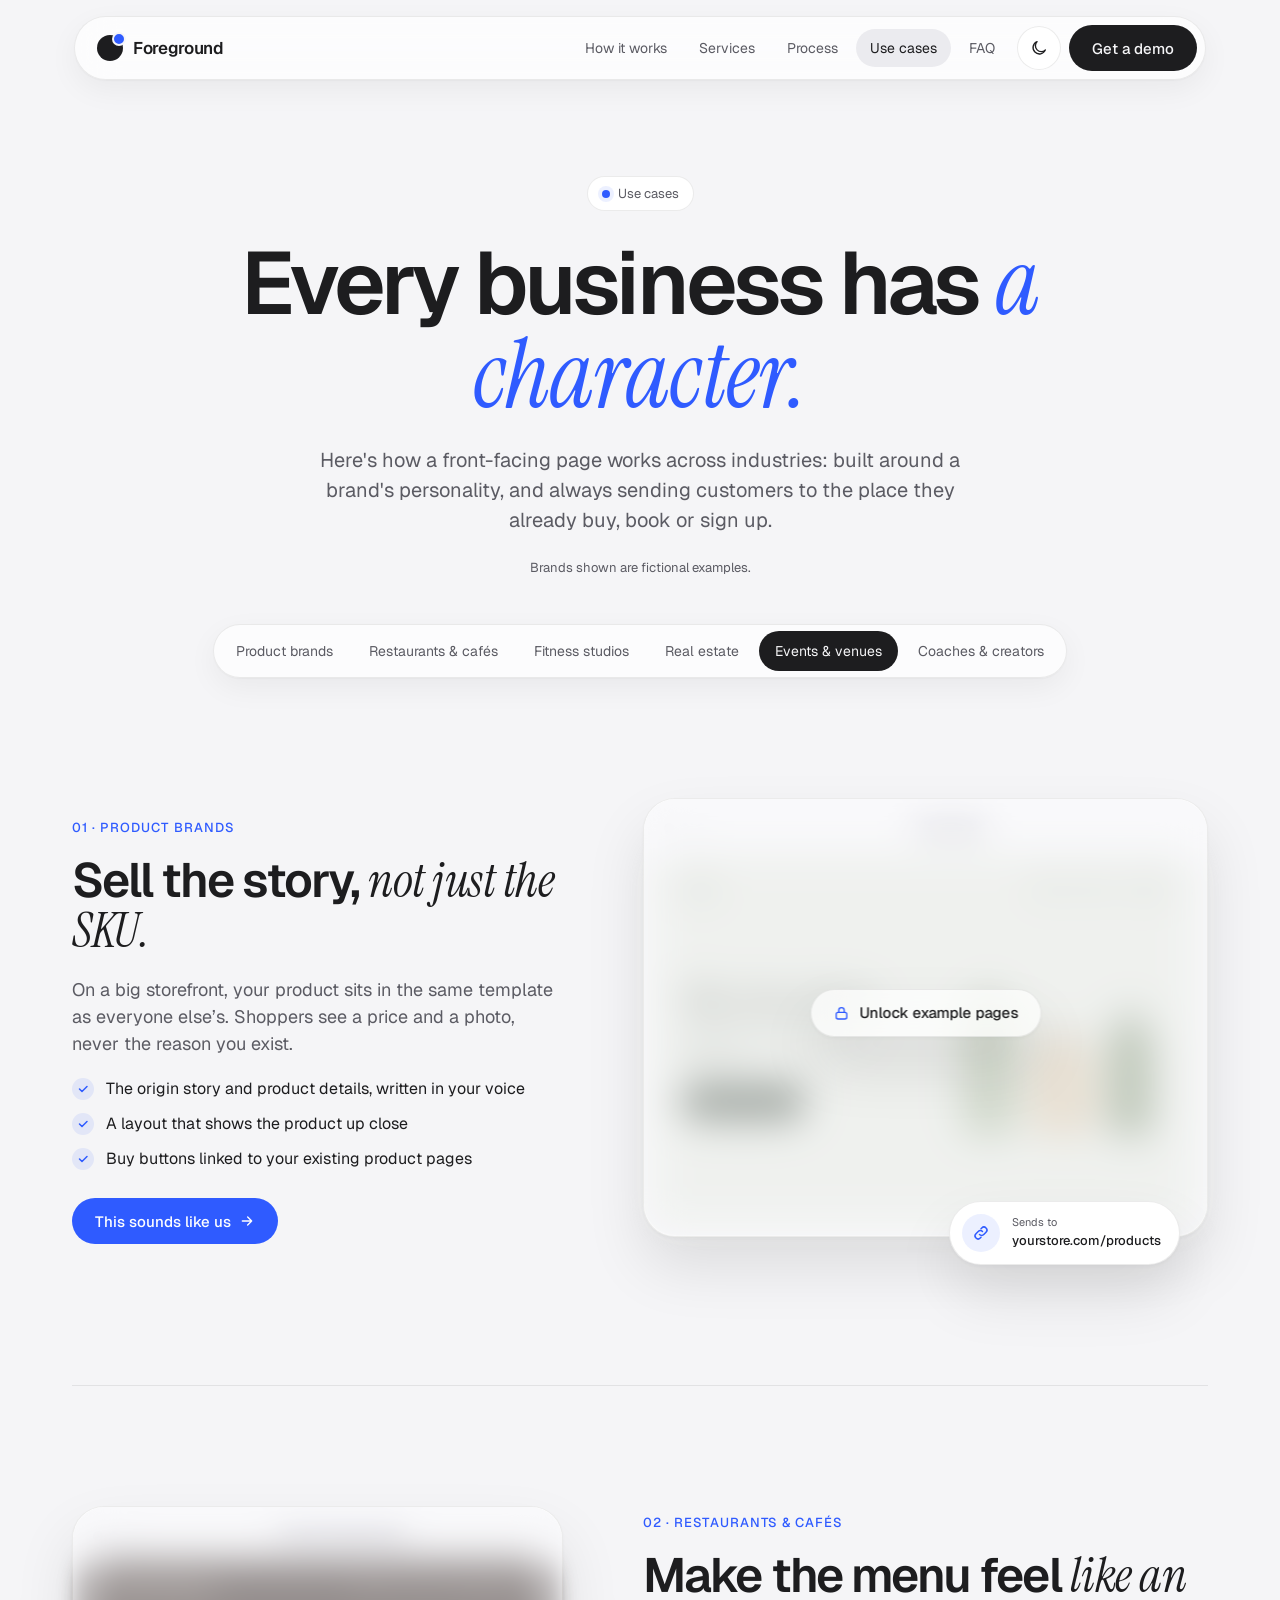
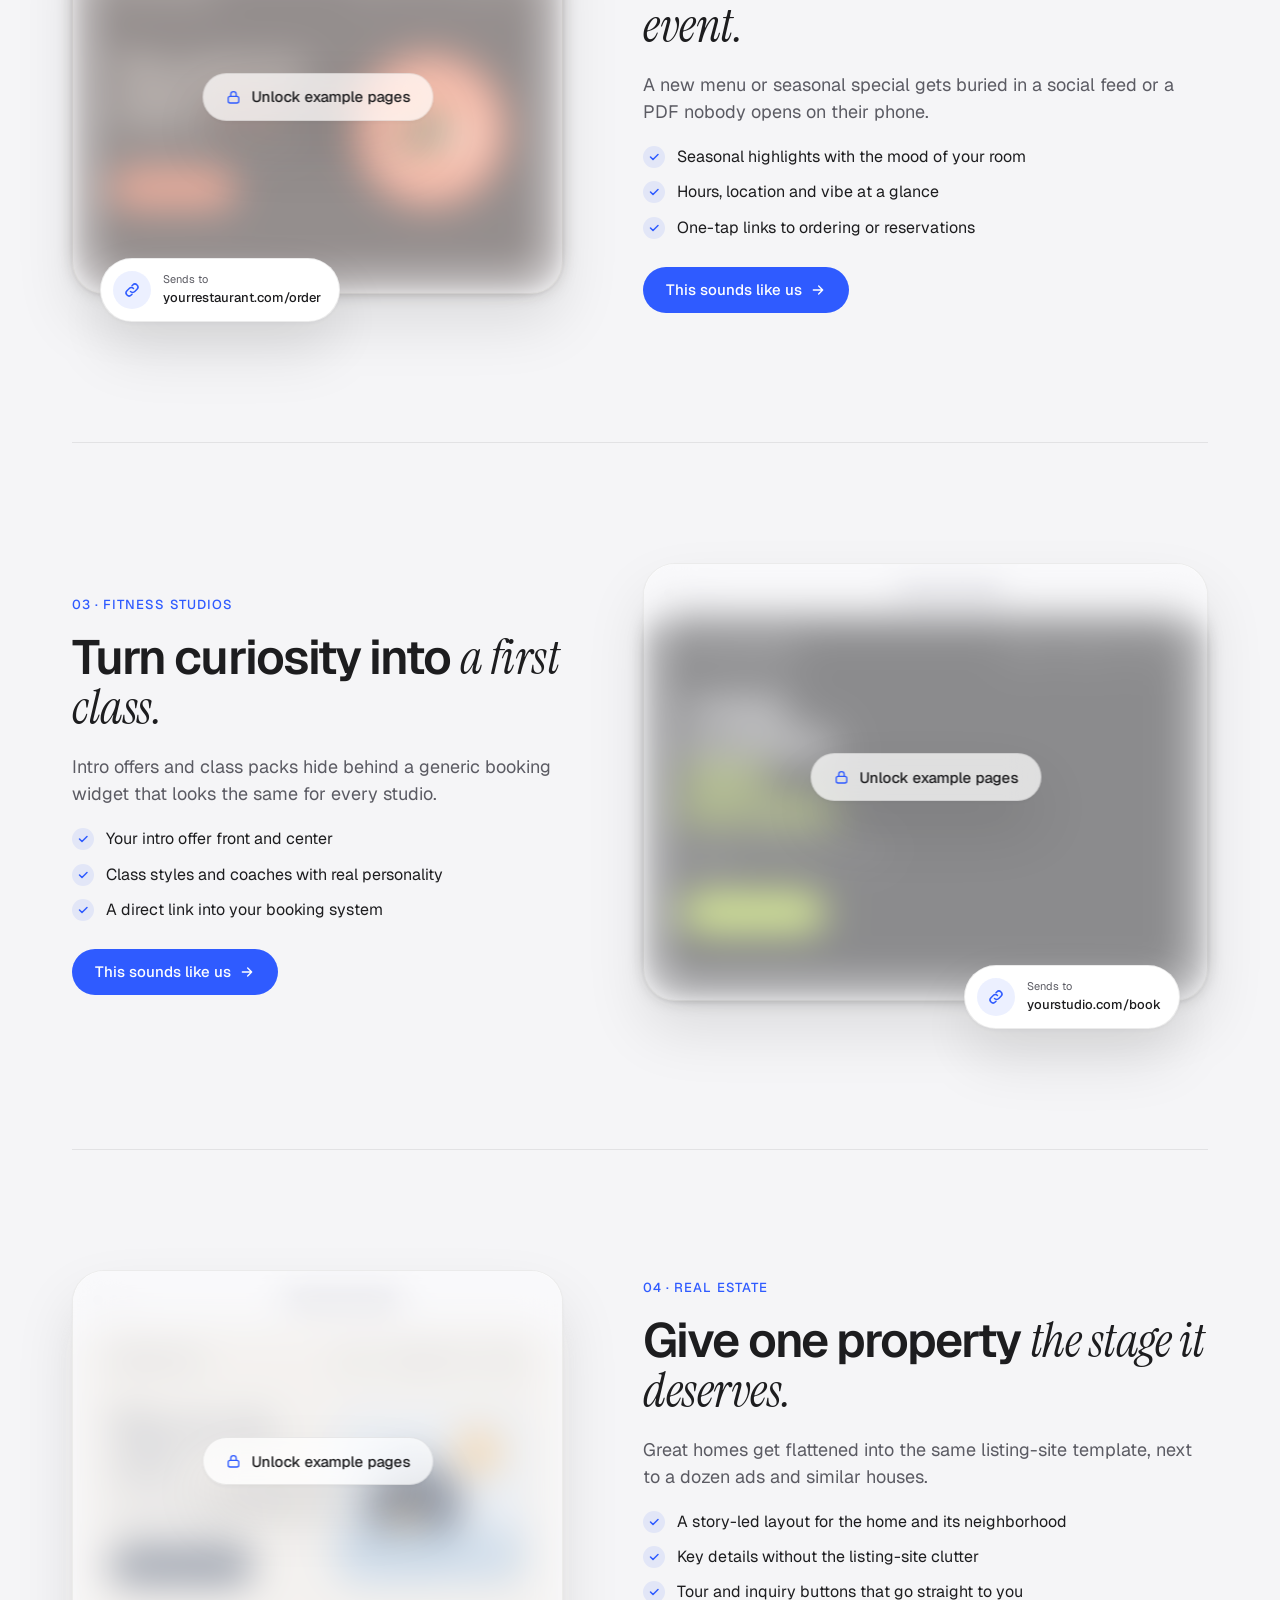
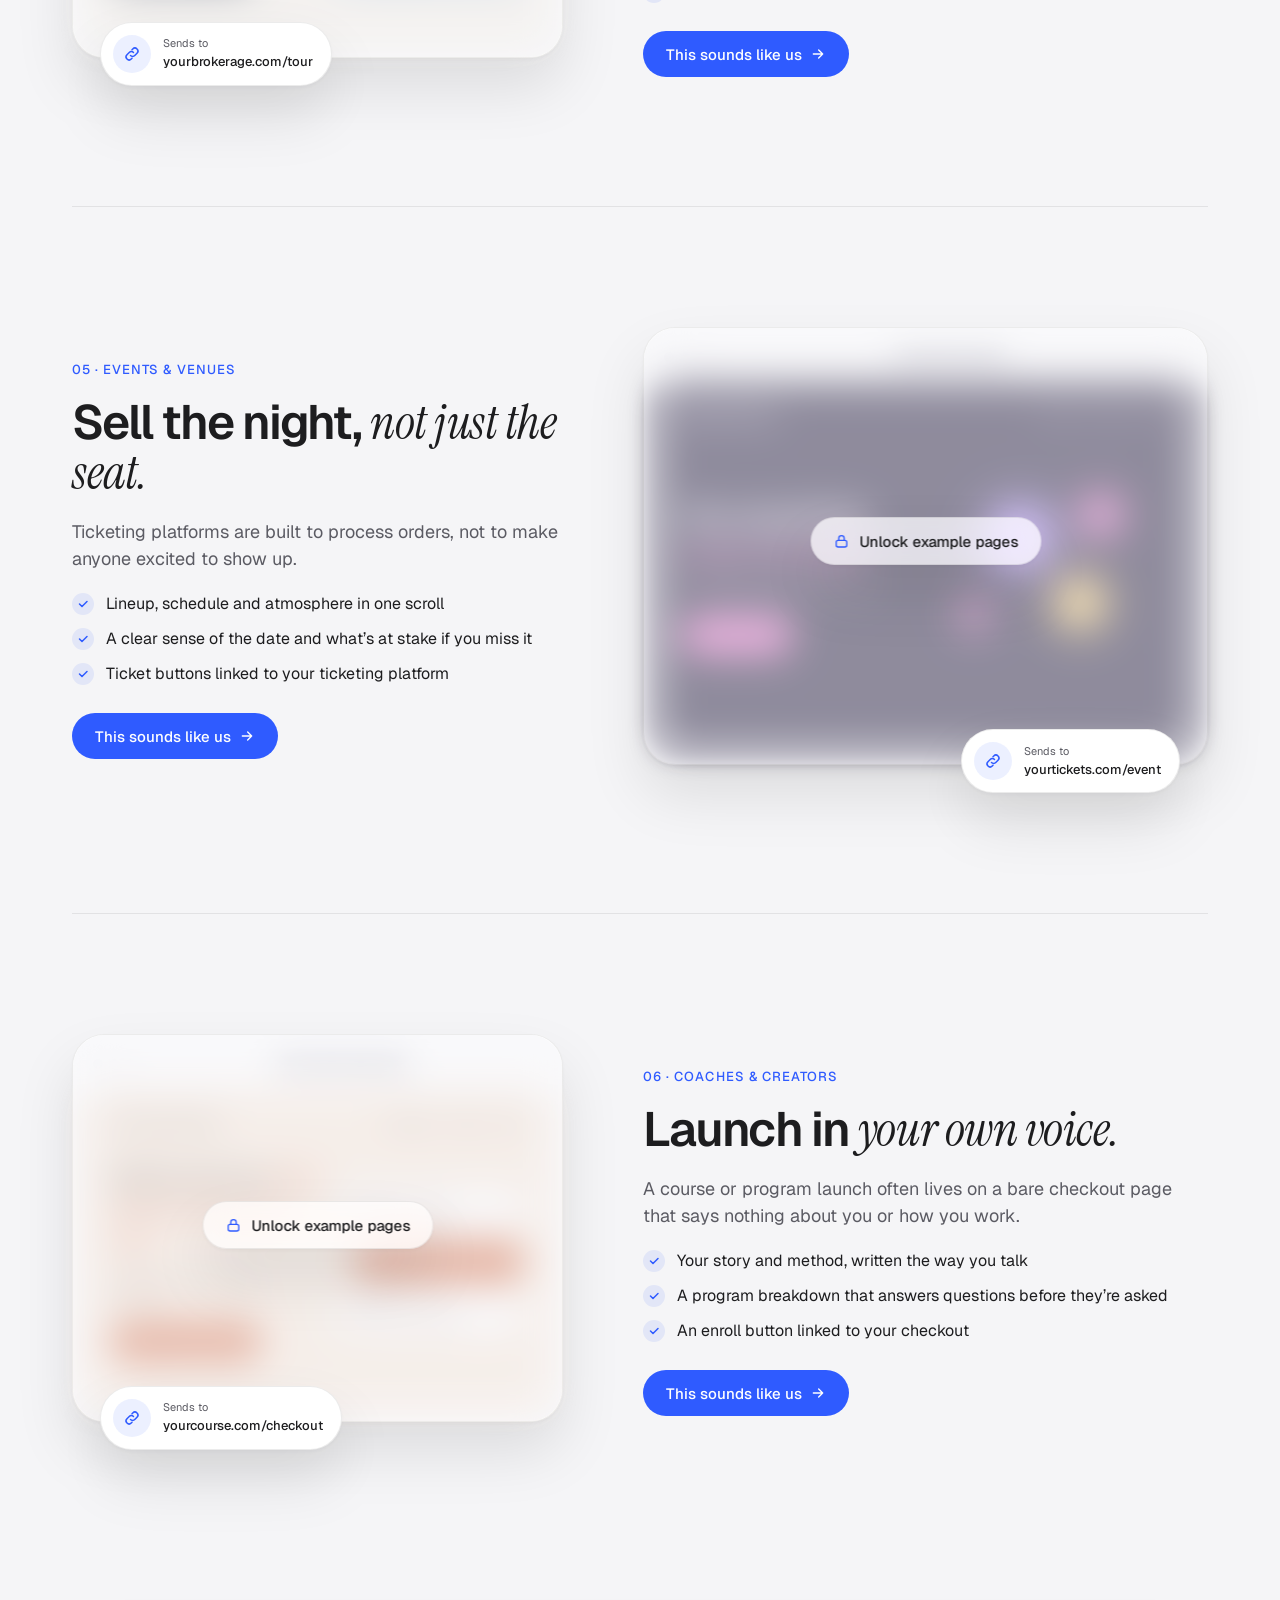
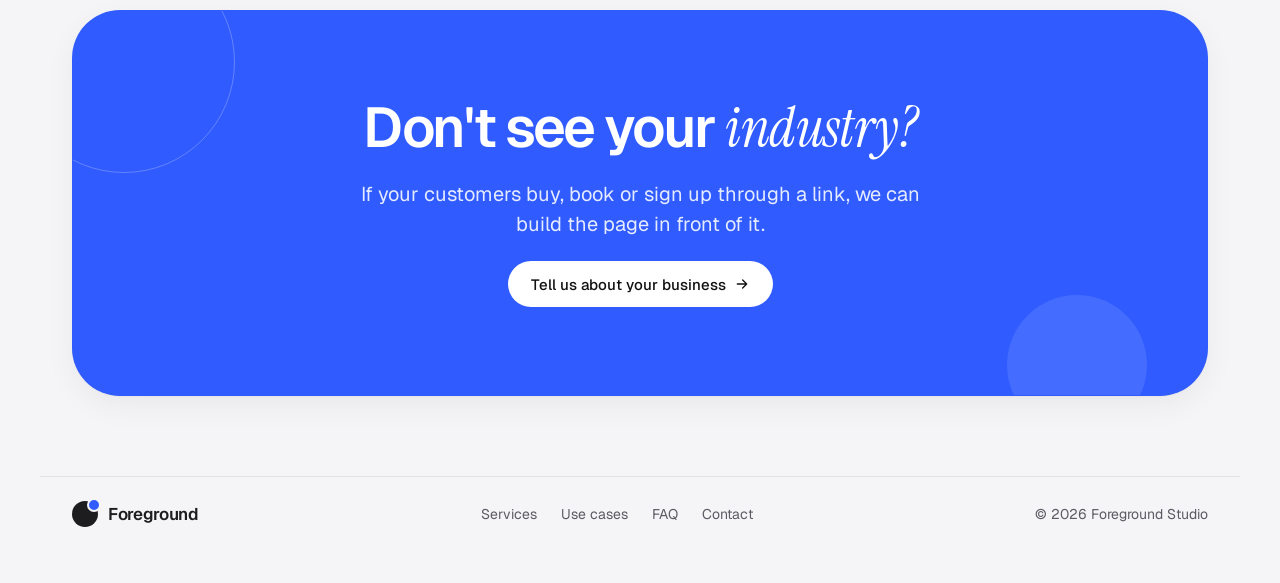
<file: use-cases.html>
<!doctype html>
<html lang="en">
<head>
<meta charset="utf-8">
<meta name="viewport" content="width=device-width, initial-scale=1, viewport-fit=cover">
<title>Use cases — Foreground</title>
<meta name="description" content="How front-facing landing pages work for product brands, restaurants, studios, real estate, events and creators.">
<meta property="og:title" content="Use cases — Foreground">
<meta property="og:description" content="Front-facing landing pages that give your brand a personality and send customers straight to your checkout.">
<meta property="og:type" content="website">
<meta name="theme-color" content="#f5f5f7" media="(prefers-color-scheme: light)">
<meta name="theme-color" content="#0a0a0b" media="(prefers-color-scheme: dark)">
<link rel="icon" href="data:image/svg+xml,%3Csvg xmlns='http://www.w3.org/2000/svg' viewBox='0 0 32 32'%3E%3Ccircle cx='15' cy='17' r='12' fill='%231d1d1f'/%3E%3Ccircle cx='25' cy='7' r='5' fill='%232f5bff'/%3E%3C/svg%3E">
<script>
(function () {
  var t = null;
  try { t = localStorage.getItem('fg-theme'); } catch (e) {}
  try { if (localStorage.getItem('fg-unlocked') === '1') document.documentElement.classList.add('unlocked'); } catch (e) {}
  if (t === 'dark' || (!t && window.matchMedia && matchMedia('(prefers-color-scheme: dark)').matches)) document.documentElement.classList.add('dark');
})();
</script>
<link rel="preconnect" href="https://fonts.googleapis.com">
<link href="https://fonts.googleapis.com/css2?family=Geist:wght@300;400;500;600;700&amp;family=Instrument+Serif:ital@0;1&amp;display=swap" rel="stylesheet">
<link rel="stylesheet" href="styles.css">
</head>
<body>
<div class="fg" style="--accent: #2f5bff; width: 100%; box-sizing: border-box; padding-bottom: 32px">

<!-- NAV -->
<nav class="nav" aria-label="Primary">
<a href="index.html" class="logo"><span class="logo-mark"></span><span>Foreground</span></a>
<div class="navlinks">
<a class="navlink" href="index.html#how">How it works</a>
<a class="navlink" href="index.html#services">Services</a>
<a class="navlink" href="index.html#process">Process</a>
<a class="navlink active" href="use-cases.html" aria-current="page">Use cases</a>
<a class="navlink" href="index.html#faq">FAQ</a>
</div>
<button class="iconbtn" id="themeToggle" type="button" aria-label="Switch to dark mode">
<span class="ic-sun"><svg width="18" height="18" viewBox="0 0 24 24" fill="none" stroke="currentColor" stroke-width="1.8" stroke-linecap="round" stroke-linejoin="round"><circle cx="12" cy="12" r="4.5"></circle><path d="M12 2v2M12 20v2M4.9 4.9l1.4 1.4M17.7 17.7l1.4 1.4M2 12h2M20 12h2M4.9 19.1l1.4-1.4M17.7 6.3l1.4-1.4"></path></svg></span>
<span class="ic-moon"><svg width="18" height="18" viewBox="0 0 24 24" fill="none" stroke="currentColor" stroke-width="1.8" stroke-linecap="round" stroke-linejoin="round"><path d="M20.5 14.5A8.5 8.5 0 1 1 9.5 3.5a7 7 0 0 0 11 11z"></path></svg></span>
</button>
<a class="btn btn-dark" href="index.html#contact">Get a demo</a>
</nav>

<header class="wrap" style="padding-top: 96px; padding-bottom: 40px; display: flex; flex-direction: column; align-items: center; text-align: center; gap: 24px">
<span class="pill rise"><span class="dot"></span>Use cases</span>
<h1 class="h1 rise d1" style="max-width: 960px">Every business has <span class="serif" style="color: var(--accent); font-size: 1.08em">a character.</span></h1>
<p class="lede rise d2" style="max-width: 640px">Here's how a front-facing page works across industries: built around a brand's personality, and always sending customers to the place they already buy, book or sign up.</p>
<p class="rise d3" style="margin: 0; font-size: 13px; color: var(--muted)">Brands shown are fictional examples.</p>
</header>

<div class="ucbar-wrap rise d4"><nav class="ucbar" aria-label="Industries">
<a class="ucchip" href="#product">Product brands</a>
<a class="ucchip" href="#food">Restaurants & cafés</a>
<a class="ucchip" href="#fitness">Fitness studios</a>
<a class="ucchip" href="#realestate">Real estate</a>
<a class="ucchip" href="#events">Events & venues</a>
<a class="ucchip" href="#creators">Coaches & creators</a>
</nav></div>

<main class="wrap">
<section id="product" class="uc-row">
<div class="uc-copy reveal">
<span class="eyebrow">01 · Product brands</span>
<h2 class="h2">Sell the story, <span class="serif">not just the SKU.</span></h2>
<p class="lede" style="font-size:18px">On a big storefront, your product sits in the same template as everyone else’s. Shoppers see a price and a photo, never the reason you exist.</p>
<div class="uc-list">
<span><span class="tick"><svg width="12" height="12" viewBox="0 0 24 24" fill="none" stroke="currentColor" stroke-width="3" stroke-linecap="round" stroke-linejoin="round"><path d="M5 12l5 5L20 7"></path></svg></span><span>The origin story and product details, written in your voice</span></span>
<span><span class="tick"><svg width="12" height="12" viewBox="0 0 24 24" fill="none" stroke="currentColor" stroke-width="3" stroke-linecap="round" stroke-linejoin="round"><path d="M5 12l5 5L20 7"></path></svg></span><span>A layout that shows the product up close</span></span>
<span><span class="tick"><svg width="12" height="12" viewBox="0 0 24 24" fill="none" stroke="currentColor" stroke-width="3" stroke-linecap="round" stroke-linejoin="round"><path d="M5 12l5 5L20 7"></path></svg></span><span>Buy buttons linked to your existing product pages</span></span>
</div>
<div style="display:flex;gap:12px;flex-wrap:wrap;margin-top:8px">
<a class="btn btn-primary" href="index.html?interest=product#contact">This sounds like us <svg class="arr" width="16" height="16" viewBox="0 0 24 24" fill="none" stroke="currentColor" stroke-width="2" stroke-linecap="round" stroke-linejoin="round"><path d="M5 12h14M13 6l6 6-6 6"></path></svg></a>
</div>
</div>
<div class="mock-wrap reveal hide-phone gate">
<button class="gate-cta" type="button" data-unlock><svg width="16" height="16" viewBox="0 0 24 24" fill="none" stroke="currentColor" stroke-width="2" stroke-linecap="round" stroke-linejoin="round"><rect x="4" y="11" width="16" height="10" rx="3"></rect><path d="M8 11V8a4 4 0 0 1 8 0v3"></path></svg><span>Unlock example pages</span></button>
<div class="mock">
<div class="mock-bar"><i></i><i></i><i></i><span class="mock-url">loam.page</span></div>
<div class="screen" style="background:#e9ede4;color:#2c3a2a">
<div class="mnav"><b style="font-family:'Instrument Serif',Georgia,serif;font-weight:400;font-size:18px">Loam</b><span>Shop</span><span>Story</span><span>Journal</span></div>
<div class="mhero"><div><p class="mh" style="font-family:'Instrument Serif',Georgia,serif;font-weight:400">Skin, but <i>calmer.</i></p><p class="mp">Plant-based care, made in small batches.</p><span class="mcta" style="background:#2c3a2a;color:#e9ede4">Shop the set →</span></div>
<div class="mvis" style="display:flex;align-items:flex-end;justify-content:center;gap:14px;height:170px"><div class="bottle float" style="width:54px;height:130px;background:#a9b89a"></div><div class="bottle float2" style="width:64px;height:92px;background:#d8c7a8;border-radius:18px"></div><div class="bottle float3" style="width:44px;height:112px;background:#7d8f6e"></div></div></div></div>
</div>
<div class="sendto"><span class="ico"><svg width="18" height="18" viewBox="0 0 24 24" fill="none" stroke="currentColor" stroke-width="2" stroke-linecap="round" stroke-linejoin="round"><path d="M10 14a4 4 0 0 0 5.7 0l3-3a4 4 0 0 0-5.7-5.7l-1 1"></path><path d="M14 10a4 4 0 0 0-5.7 0l-3 3a4 4 0 0 0 5.7 5.7l1-1"></path></svg></span><span><small>Sends to</small><strong>yourstore.com/products</strong></span></div>
</div>
</section>
<section id="food" class="uc-row flip">
<div class="uc-copy reveal">
<span class="eyebrow">02 · Restaurants & cafés</span>
<h2 class="h2">Make the menu feel <span class="serif">like an event.</span></h2>
<p class="lede" style="font-size:18px">A new menu or seasonal special gets buried in a social feed or a PDF nobody opens on their phone.</p>
<div class="uc-list">
<span><span class="tick"><svg width="12" height="12" viewBox="0 0 24 24" fill="none" stroke="currentColor" stroke-width="3" stroke-linecap="round" stroke-linejoin="round"><path d="M5 12l5 5L20 7"></path></svg></span><span>Seasonal highlights with the mood of your room</span></span>
<span><span class="tick"><svg width="12" height="12" viewBox="0 0 24 24" fill="none" stroke="currentColor" stroke-width="3" stroke-linecap="round" stroke-linejoin="round"><path d="M5 12l5 5L20 7"></path></svg></span><span>Hours, location and vibe at a glance</span></span>
<span><span class="tick"><svg width="12" height="12" viewBox="0 0 24 24" fill="none" stroke="currentColor" stroke-width="3" stroke-linecap="round" stroke-linejoin="round"><path d="M5 12l5 5L20 7"></path></svg></span><span>One-tap links to ordering or reservations</span></span>
</div>
<div style="display:flex;gap:12px;flex-wrap:wrap;margin-top:8px">
<a class="btn btn-primary" href="index.html?interest=food#contact">This sounds like us <svg class="arr" width="16" height="16" viewBox="0 0 24 24" fill="none" stroke="currentColor" stroke-width="2" stroke-linecap="round" stroke-linejoin="round"><path d="M5 12h14M13 6l6 6-6 6"></path></svg></a>
</div>
</div>
<div class="mock-wrap reveal hide-phone gate">
<button class="gate-cta" type="button" data-unlock><svg width="16" height="16" viewBox="0 0 24 24" fill="none" stroke="currentColor" stroke-width="2" stroke-linecap="round" stroke-linejoin="round"><rect x="4" y="11" width="16" height="10" rx="3"></rect><path d="M8 11V8a4 4 0 0 1 8 0v3"></path></svg><span>Unlock example pages</span></button>
<div class="mock">
<div class="mock-bar"><i></i><i></i><i></i><span class="mock-url">emberandbasil.page</span></div>
<div class="screen" style="background:#1f120d;color:#fbe9d7">
<div class="mnav"><b>Ember &amp; Basil</b><span>Menu</span><span>Visit</span><span>Private dining</span></div>
<div class="mhero"><div><p class="mh" style="font-weight:700">The autumn menu <i style="font-family:'Instrument Serif',Georgia,serif;font-weight:400;color:#ff6a3d">is here.</i></p><p class="mp">Wood-fired, seasonal, a little loud.</p><span class="mcta" style="background:#ff6a3d;color:#1f120d">Order pickup →</span></div>
<div class="mvis" style="display:flex;justify-content:center"><div class="plate" style="background:#ff6a3d"><div style="width:104px;height:104px;border-radius:50%;border:8px solid #fbe9d7;box-sizing:border-box;display:flex;align-items:center;justify-content:center"><div style="width:34px;height:34px;border-radius:50%;background:#2d6a3e;box-shadow:26px 8px 0 -6px #fbe9d7,-22px 14px 0 -8px #2d6a3e"></div></div></div></div></div></div>
</div>
<div class="sendto"><span class="ico"><svg width="18" height="18" viewBox="0 0 24 24" fill="none" stroke="currentColor" stroke-width="2" stroke-linecap="round" stroke-linejoin="round"><path d="M10 14a4 4 0 0 0 5.7 0l3-3a4 4 0 0 0-5.7-5.7l-1 1"></path><path d="M14 10a4 4 0 0 0-5.7 0l-3 3a4 4 0 0 0 5.7 5.7l1-1"></path></svg></span><span><small>Sends to</small><strong>yourrestaurant.com/order</strong></span></div>
</div>
</section>
<section id="fitness" class="uc-row">
<div class="uc-copy reveal">
<span class="eyebrow">03 · Fitness studios</span>
<h2 class="h2">Turn curiosity into <span class="serif">a first class.</span></h2>
<p class="lede" style="font-size:18px">Intro offers and class packs hide behind a generic booking widget that looks the same for every studio.</p>
<div class="uc-list">
<span><span class="tick"><svg width="12" height="12" viewBox="0 0 24 24" fill="none" stroke="currentColor" stroke-width="3" stroke-linecap="round" stroke-linejoin="round"><path d="M5 12l5 5L20 7"></path></svg></span><span>Your intro offer front and center</span></span>
<span><span class="tick"><svg width="12" height="12" viewBox="0 0 24 24" fill="none" stroke="currentColor" stroke-width="3" stroke-linecap="round" stroke-linejoin="round"><path d="M5 12l5 5L20 7"></path></svg></span><span>Class styles and coaches with real personality</span></span>
<span><span class="tick"><svg width="12" height="12" viewBox="0 0 24 24" fill="none" stroke="currentColor" stroke-width="3" stroke-linecap="round" stroke-linejoin="round"><path d="M5 12l5 5L20 7"></path></svg></span><span>A direct link into your booking system</span></span>
</div>
<div style="display:flex;gap:12px;flex-wrap:wrap;margin-top:8px">
<a class="btn btn-primary" href="index.html?interest=fitness#contact">This sounds like us <svg class="arr" width="16" height="16" viewBox="0 0 24 24" fill="none" stroke="currentColor" stroke-width="2" stroke-linecap="round" stroke-linejoin="round"><path d="M5 12h14M13 6l6 6-6 6"></path></svg></a>
</div>
</div>
<div class="mock-wrap reveal hide-phone gate">
<button class="gate-cta" type="button" data-unlock><svg width="16" height="16" viewBox="0 0 24 24" fill="none" stroke="currentColor" stroke-width="2" stroke-linecap="round" stroke-linejoin="round"><rect x="4" y="11" width="16" height="10" rx="3"></rect><path d="M8 11V8a4 4 0 0 1 8 0v3"></path></svg><span>Unlock example pages</span></button>
<div class="mock">
<div class="mock-bar"><i></i><i></i><i></i><span class="mock-url">pulseroom.page</span></div>
<div class="screen" style="background:#0d0d0d;color:#fff">
<div class="mnav"><b style="letter-spacing:.1em">PULSE ROOM</b><span>Classes</span><span>Coaches</span><span>Pricing</span></div>
<div class="mhero"><div><p class="mh" style="font-weight:800;text-transform:uppercase;letter-spacing:-.04em;font-size:34px">Three classes. <span style="color:#d4ff3a">Zero excuses.</span></p><p class="mp">Strength, ride and recovery under one roof.</p><span class="mcta" style="background:#d4ff3a;color:#0d0d0d">Book intro pack →</span></div>
<div class="mvis" style="display:flex;justify-content:center"><div class="eq"><span></span><span></span><span></span><span></span><span></span></div></div></div></div>
</div>
<div class="sendto"><span class="ico"><svg width="18" height="18" viewBox="0 0 24 24" fill="none" stroke="currentColor" stroke-width="2" stroke-linecap="round" stroke-linejoin="round"><path d="M10 14a4 4 0 0 0 5.7 0l3-3a4 4 0 0 0-5.7-5.7l-1 1"></path><path d="M14 10a4 4 0 0 0-5.7 0l-3 3a4 4 0 0 0 5.7 5.7l1-1"></path></svg></span><span><small>Sends to</small><strong>yourstudio.com/book</strong></span></div>
</div>
</section>
<section id="realestate" class="uc-row flip">
<div class="uc-copy reveal">
<span class="eyebrow">04 · Real estate</span>
<h2 class="h2">Give one property <span class="serif">the stage it deserves.</span></h2>
<p class="lede" style="font-size:18px">Great homes get flattened into the same listing-site template, next to a dozen ads and similar houses.</p>
<div class="uc-list">
<span><span class="tick"><svg width="12" height="12" viewBox="0 0 24 24" fill="none" stroke="currentColor" stroke-width="3" stroke-linecap="round" stroke-linejoin="round"><path d="M5 12l5 5L20 7"></path></svg></span><span>A story-led layout for the home and its neighborhood</span></span>
<span><span class="tick"><svg width="12" height="12" viewBox="0 0 24 24" fill="none" stroke="currentColor" stroke-width="3" stroke-linecap="round" stroke-linejoin="round"><path d="M5 12l5 5L20 7"></path></svg></span><span>Key details without the listing-site clutter</span></span>
<span><span class="tick"><svg width="12" height="12" viewBox="0 0 24 24" fill="none" stroke="currentColor" stroke-width="3" stroke-linecap="round" stroke-linejoin="round"><path d="M5 12l5 5L20 7"></path></svg></span><span>Tour and inquiry buttons that go straight to you</span></span>
</div>
<div style="display:flex;gap:12px;flex-wrap:wrap;margin-top:8px">
<a class="btn btn-primary" href="index.html?interest=realestate#contact">This sounds like us <svg class="arr" width="16" height="16" viewBox="0 0 24 24" fill="none" stroke="currentColor" stroke-width="2" stroke-linecap="round" stroke-linejoin="round"><path d="M5 12h14M13 6l6 6-6 6"></path></svg></a>
</div>
</div>
<div class="mock-wrap reveal hide-phone gate">
<button class="gate-cta" type="button" data-unlock><svg width="16" height="16" viewBox="0 0 24 24" fill="none" stroke="currentColor" stroke-width="2" stroke-linecap="round" stroke-linejoin="round"><rect x="4" y="11" width="16" height="10" rx="3"></rect><path d="M8 11V8a4 4 0 0 1 8 0v3"></path></svg><span>Unlock example pages</span></button>
<div class="mock">
<div class="mock-bar"><i></i><i></i><i></i><span class="mock-url">14harborlane.page</span></div>
<div class="screen" style="background:#f3eee6;color:#1b2a41">
<div class="mnav"><b style="font-family:'Instrument Serif',Georgia,serif;font-weight:400;font-size:18px">14 Harbor Lane</b><span>Home</span><span>Neighborhood</span><span>Gallery</span></div>
<div class="mhero"><div><p class="mh" style="font-family:'Instrument Serif',Georgia,serif;font-weight:400">Wake up <i>to the water.</i></p><p class="mp">Four bedrooms, a private dock, and slow mornings.</p><span class="mcta" style="background:#1b2a41;color:#f3eee6">Schedule a tour →</span></div>
<div class="mvis" style="position:relative;height:170px;border-radius:18px;overflow:hidden;background:#dfe8ef"><div style="position:absolute;width:44px;height:44px;border-radius:50%;background:#f2b35b;right:24px;top:18px"></div><div style="position:absolute;left:34px;bottom:52px;width:92px;height:72px;background:#1b2a41;clip-path:polygon(50% 0,100% 38%,100% 100%,0 100%,0 38%)"></div><div style="position:absolute;left:62px;bottom:52px;width:18px;height:26px;background:#f2b35b;border-radius:4px 4px 0 0"></div><div style="position:absolute;left:0;right:0;bottom:0;height:52px;background:#a9c4da;display:flex;flex-direction:column;justify-content:center;gap:8px;padding:0 18px"><div class="wave" style="width:60%"></div><div class="wave" style="width:40%;margin-left:30%"></div><div class="wave" style="width:50%"></div></div></div></div></div>
</div>
<div class="sendto"><span class="ico"><svg width="18" height="18" viewBox="0 0 24 24" fill="none" stroke="currentColor" stroke-width="2" stroke-linecap="round" stroke-linejoin="round"><path d="M10 14a4 4 0 0 0 5.7 0l3-3a4 4 0 0 0-5.7-5.7l-1 1"></path><path d="M14 10a4 4 0 0 0-5.7 0l-3 3a4 4 0 0 0 5.7 5.7l1-1"></path></svg></span><span><small>Sends to</small><strong>yourbrokerage.com/tour</strong></span></div>
</div>
</section>
<section id="events" class="uc-row">
<div class="uc-copy reveal">
<span class="eyebrow">05 · Events & venues</span>
<h2 class="h2">Sell the night, <span class="serif">not just the seat.</span></h2>
<p class="lede" style="font-size:18px">Ticketing platforms are built to process orders, not to make anyone excited to show up.</p>
<div class="uc-list">
<span><span class="tick"><svg width="12" height="12" viewBox="0 0 24 24" fill="none" stroke="currentColor" stroke-width="3" stroke-linecap="round" stroke-linejoin="round"><path d="M5 12l5 5L20 7"></path></svg></span><span>Lineup, schedule and atmosphere in one scroll</span></span>
<span><span class="tick"><svg width="12" height="12" viewBox="0 0 24 24" fill="none" stroke="currentColor" stroke-width="3" stroke-linecap="round" stroke-linejoin="round"><path d="M5 12l5 5L20 7"></path></svg></span><span>A clear sense of the date and what’s at stake if you miss it</span></span>
<span><span class="tick"><svg width="12" height="12" viewBox="0 0 24 24" fill="none" stroke="currentColor" stroke-width="3" stroke-linecap="round" stroke-linejoin="round"><path d="M5 12l5 5L20 7"></path></svg></span><span>Ticket buttons linked to your ticketing platform</span></span>
</div>
<div style="display:flex;gap:12px;flex-wrap:wrap;margin-top:8px">
<a class="btn btn-primary" href="index.html?interest=events#contact">This sounds like us <svg class="arr" width="16" height="16" viewBox="0 0 24 24" fill="none" stroke="currentColor" stroke-width="2" stroke-linecap="round" stroke-linejoin="round"><path d="M5 12h14M13 6l6 6-6 6"></path></svg></a>
</div>
</div>
<div class="mock-wrap reveal hide-phone gate">
<button class="gate-cta" type="button" data-unlock><svg width="16" height="16" viewBox="0 0 24 24" fill="none" stroke="currentColor" stroke-width="2" stroke-linecap="round" stroke-linejoin="round"><rect x="4" y="11" width="16" height="10" rx="3"></rect><path d="M8 11V8a4 4 0 0 1 8 0v3"></path></svg><span>Unlock example pages</span></button>
<div class="mock">
<div class="mock-bar"><i></i><i></i><i></i><span class="mock-url">nightgarden.page</span></div>
<div class="screen" style="background:#140c2b;color:#f3ecff">
<div class="mnav"><b>Night Garden</b><span>Lineup</span><span>Venue</span><span>FAQ</span></div>
<div class="mhero"><div><p class="mh" style="font-weight:700">An evening <i style="font-family:'Instrument Serif',Georgia,serif;font-weight:400;color:#ff7ad9">under the lights.</i></p><p class="mp">Live music, lanterns and a late bar.</p><span class="mcta" style="background:#ff7ad9;color:#140c2b">Get tickets →</span></div>
<div class="mvis" style="position:relative;height:170px"><span class="lantern" style="width:60px;height:60px;left:20%;top:10%;background:#b18cff;box-shadow:0 0 40px #b18cff"></span><span class="lantern" style="width:34px;height:34px;left:62%;top:4%;background:#ff7ad9;box-shadow:0 0 30px #ff7ad9;animation-delay:-1s"></span><span class="lantern" style="width:46px;height:46px;left:50%;top:52%;background:#ffd36e;box-shadow:0 0 34px #ffd36e;animation-delay:-2s"></span><span class="lantern" style="width:22px;height:22px;left:8%;top:66%;background:#ff7ad9;box-shadow:0 0 22px #ff7ad9;animation-delay:-.5s"></span></div></div></div>
</div>
<div class="sendto"><span class="ico"><svg width="18" height="18" viewBox="0 0 24 24" fill="none" stroke="currentColor" stroke-width="2" stroke-linecap="round" stroke-linejoin="round"><path d="M10 14a4 4 0 0 0 5.7 0l3-3a4 4 0 0 0-5.7-5.7l-1 1"></path><path d="M14 10a4 4 0 0 0-5.7 0l-3 3a4 4 0 0 0 5.7 5.7l1-1"></path></svg></span><span><small>Sends to</small><strong>yourtickets.com/event</strong></span></div>
</div>
</section>
<section id="creators" class="uc-row flip">
<div class="uc-copy reveal">
<span class="eyebrow">06 · Coaches & creators</span>
<h2 class="h2">Launch in <span class="serif">your own voice.</span></h2>
<p class="lede" style="font-size:18px">A course or program launch often lives on a bare checkout page that says nothing about you or how you work.</p>
<div class="uc-list">
<span><span class="tick"><svg width="12" height="12" viewBox="0 0 24 24" fill="none" stroke="currentColor" stroke-width="3" stroke-linecap="round" stroke-linejoin="round"><path d="M5 12l5 5L20 7"></path></svg></span><span>Your story and method, written the way you talk</span></span>
<span><span class="tick"><svg width="12" height="12" viewBox="0 0 24 24" fill="none" stroke="currentColor" stroke-width="3" stroke-linecap="round" stroke-linejoin="round"><path d="M5 12l5 5L20 7"></path></svg></span><span>A program breakdown that answers questions before they’re asked</span></span>
<span><span class="tick"><svg width="12" height="12" viewBox="0 0 24 24" fill="none" stroke="currentColor" stroke-width="3" stroke-linecap="round" stroke-linejoin="round"><path d="M5 12l5 5L20 7"></path></svg></span><span>An enroll button linked to your checkout</span></span>
</div>
<div style="display:flex;gap:12px;flex-wrap:wrap;margin-top:8px">
<a class="btn btn-primary" href="index.html?interest=creators#contact">This sounds like us <svg class="arr" width="16" height="16" viewBox="0 0 24 24" fill="none" stroke="currentColor" stroke-width="2" stroke-linecap="round" stroke-linejoin="round"><path d="M5 12h14M13 6l6 6-6 6"></path></svg></a>
</div>
</div>
<div class="mock-wrap reveal hide-phone gate">
<button class="gate-cta" type="button" data-unlock><svg width="16" height="16" viewBox="0 0 24 24" fill="none" stroke="currentColor" stroke-width="2" stroke-linecap="round" stroke-linejoin="round"><rect x="4" y="11" width="16" height="10" rx="3"></rect><path d="M8 11V8a4 4 0 0 1 8 0v3"></path></svg><span>Unlock example pages</span></button>
<div class="mock">
<div class="mock-bar"><i></i><i></i><i></i><span class="mock-url">thecalmfounder.page</span></div>
<div class="screen" style="background:#f6e7da;color:#3a2418">
<div class="mnav"><b style="font-family:'Instrument Serif',Georgia,serif;font-weight:400;font-size:18px">The Calm Founder</b><span>Program</span><span>About</span><span>FAQ</span></div>
<div class="mhero"><div><p class="mh" style="font-family:'Instrument Serif',Georgia,serif;font-weight:400;font-size:32px">Build a business <i style="color:#c4572e">that doesn’t burn you out.</i></p><p class="mp">A guided program for solo founders.</p><span class="mcta" style="background:#c4572e;color:#fff">Join the program →</span></div>
<div class="mvis" style="display:flex;flex-direction:column;gap:10px;align-items:stretch"><div class="float" style="padding:12px 16px;border-radius:999px;background:#fff;font-size:13px">Module 1 · Clarity</div><div class="float2" style="padding:12px 16px;border-radius:999px;background:#c4572e;color:#fff;font-size:13px;margin-left:18px">Module 2 · Rhythm</div><div class="float3" style="padding:12px 16px;border-radius:999px;background:#fff;font-size:13px">Module 3 · Growth</div></div></div></div>
</div>
<div class="sendto"><span class="ico"><svg width="18" height="18" viewBox="0 0 24 24" fill="none" stroke="currentColor" stroke-width="2" stroke-linecap="round" stroke-linejoin="round"><path d="M10 14a4 4 0 0 0 5.7 0l3-3a4 4 0 0 0-5.7-5.7l-1 1"></path><path d="M14 10a4 4 0 0 0-5.7 0l-3 3a4 4 0 0 0 5.7 5.7l1-1"></path></svg></span><span><small>Sends to</small><strong>yourcourse.com/checkout</strong></span></div>
</div>
</section>
</main>

<section class="wrap" style="padding-top: 40px; padding-bottom: 80px">
<div class="card reveal" style="border-radius: 48px; padding: 88px 48px; background: var(--accent); color: #fff; border-color: transparent; display: flex; flex-direction: column; align-items: center; text-align: center; gap: 22px; position: relative; overflow: hidden">
<span class="float" style="position: absolute; width: 220px; height: 220px; border-radius: 50%; border: 1px solid rgba(255,255,255,.25); left: -60px; top: -60px"></span>
<span class="float2" style="position: absolute; width: 140px; height: 140px; border-radius: 50%; background: rgba(255,255,255,.1); right: 60px; bottom: -40px"></span>
<h2 class="h2" style="max-width: 760px; position: relative">Don't see your <span class="serif">industry?</span></h2>
<p class="lede" style="color: rgba(255,255,255,.88); max-width: 560px; position: relative">If your customers buy, book or sign up through a link, we can build the page in front of it.</p>
<a class="btn" href="index.html#contact" style="position: relative; background: #fff; color: #111">Tell us about your business <svg class="arr" width="16" height="16" viewBox="0 0 24 24" fill="none" stroke="currentColor" stroke-width="2" stroke-linecap="round" stroke-linejoin="round"><path d="M5 12h14M13 6l6 6-6 6"></path></svg></a>
</div>
</section>

<!-- FOOTER -->
<footer class="wrap" style="display: flex; align-items: center; justify-content: space-between; gap: 24px; flex-wrap: wrap; padding-top: 24px; padding-bottom: 24px; border-top: 1px solid var(--line)">
<a href="index.html" class="logo"><span class="logo-mark"></span><span>Foreground</span></a>
<div style="display: flex; gap: 24px; flex-wrap: wrap">
<a class="foot-link" href="index.html#services">Services</a>
<a class="foot-link" href="use-cases.html">Use cases</a>
<a class="foot-link" href="index.html#faq">FAQ</a>
<a class="foot-link" href="index.html#contact">Contact</a>
</div>
<span style="font-size: 14px; color: var(--muted)">© <span id="year">2026</span> Foreground Studio</span>
</footer>

</div>
<script src="site.js"></script>
</body>
</html>
</file>
<file: styles.css>
html{scroll-behavior:smooth;scroll-padding-top:96px}
body{margin:0;background:#f5f5f7;transition:background-color .6s ease;font-family:'Geist',system-ui,sans-serif;-webkit-font-smoothing:antialiased}
a{color:inherit;text-decoration:none}
a:hover{color:inherit}
.fg{--bg:#f5f5f7;--surface:#ffffff;--surface2:#ebebef;--text:#1d1d1f;--muted:#5b5b63;--line:rgba(0,0,0,.08);--glass:rgba(255,255,255,.72);--soft:rgba(47,91,255,.09);--shadow:0 1px 2px rgba(0,0,0,.04),0 10px 30px rgba(0,0,0,.05);--shadowUp:0 2px 4px rgba(0,0,0,.04),0 30px 60px rgba(0,0,0,.10);background:var(--bg);color:var(--text);font-family:'Geist',system-ui,sans-serif;transition:background-color .6s ease,color .6s ease;overflow-x:clip}
html.dark .fg{--bg:#0a0a0b;--surface:#151517;--surface2:#1f1f23;--text:#f5f5f7;--muted:#a1a1a9;--line:rgba(255,255,255,.09);--glass:rgba(21,21,23,.72);--soft:rgba(91,124,255,.16);--shadow:0 1px 2px rgba(0,0,0,.3),0 10px 30px rgba(0,0,0,.35);--shadowUp:0 2px 4px rgba(0,0,0,.3),0 30px 70px rgba(0,0,0,.55)}
.serif{font-family:'Instrument Serif',Georgia,serif;font-style:italic;font-weight:400;letter-spacing:-.01em}
.wrap{max-width:1200px;margin:0 auto;padding:0 32px;box-sizing:border-box}
.nav{position:sticky;top:16px;z-index:50;margin:16px auto 0;max-width:1100px;display:flex;align-items:center;gap:8px;padding:8px 8px 8px 22px;border-radius:999px;background:var(--glass);backdrop-filter:saturate(180%) blur(20px);-webkit-backdrop-filter:saturate(180%) blur(20px);border:1px solid var(--line);box-shadow:var(--shadow);transition:background-color .6s,border-color .6s}
.logo{display:flex;align-items:center;gap:10px;font-weight:600;font-size:17px;letter-spacing:-.02em}
.logo-mark{width:26px;height:26px;border-radius:50%;background:var(--text);position:relative;transition:transform .6s cubic-bezier(.2,.8,.2,1),background-color .6s}
.logo-mark::after{content:'';position:absolute;width:10px;height:10px;border-radius:50%;background:var(--accent);right:-3px;top:-3px;border:2px solid var(--bg);transition:border-color .6s}
.logo:hover .logo-mark{transform:rotate(-20deg) scale(1.08)}
.navlinks{display:flex;gap:4px;margin-left:auto}
.navlink{font-size:14px;color:var(--muted);padding:10px 14px;border-radius:999px;transition:color .3s,background-color .3s}
.navlink:hover{color:var(--text);background:var(--surface2)}
.iconbtn{width:44px;height:44px;border-radius:50%;border:1px solid var(--line);background:var(--surface);color:var(--text);display:flex;align-items:center;justify-content:center;cursor:pointer;transition:transform .4s cubic-bezier(.2,.8,.2,1),background-color .6s,border-color .6s,color .6s}
.iconbtn:hover{transform:rotate(18deg) scale(1.06)}
.iconbtn:active{transform:scale(.94)}
.btn{display:inline-flex;align-items:center;justify-content:center;gap:8px;min-height:44px;padding:0 22px;border-radius:999px;font-size:15px;font-weight:500;cursor:pointer;border:1px solid transparent;transition:transform .4s cubic-bezier(.2,.8,.2,1),box-shadow .4s,background-color .4s,color .4s,border-color .4s;white-space:nowrap}
.btn:hover{transform:translateY(-2px) scale(1.03)}
.btn:active{transform:scale(.97)}
.btn .arr{transition:transform .4s cubic-bezier(.2,.8,.2,1)}
.btn:hover .arr{transform:translateX(4px)}
.btn-primary{background:var(--accent);color:#fff}
.btn-primary:hover{color:#fff;box-shadow:0 12px 30px -8px var(--accent)}
.btn-ghost{background:var(--surface);color:var(--text);border-color:var(--line)}
.btn-ghost:hover{color:var(--text);box-shadow:var(--shadow)}
.btn-dark{background:var(--text);color:var(--bg)}
.btn-dark:hover{color:var(--bg)}
.pill{display:inline-flex;align-items:center;gap:8px;padding:8px 14px;border-radius:999px;background:var(--surface);border:1px solid var(--line);font-size:13px;color:var(--muted);transition:background-color .6s,border-color .6s}
.dot{width:8px;height:8px;border-radius:50%;background:var(--accent);box-shadow:0 0 0 4px var(--soft);animation:pulse 2.4s ease-in-out infinite}
.h1{font-size:88px;line-height:.98;letter-spacing:-.045em;font-weight:600;margin:0}
.h2{font-size:56px;line-height:1.02;letter-spacing:-.04em;font-weight:600;margin:0}
.lede{font-size:20px;line-height:1.5;color:var(--muted);margin:0}
.eyebrow{font-size:13px;font-weight:500;letter-spacing:.08em;text-transform:uppercase;color:var(--accent)}
.card{background:var(--surface);border:1px solid var(--line);border-radius:32px;box-shadow:var(--shadow);transition:transform .6s cubic-bezier(.2,.8,.2,1),box-shadow .6s cubic-bezier(.2,.8,.2,1),background-color .6s,border-color .6s}
.card:hover{transform:translateY(-6px);box-shadow:var(--shadowUp)}
.bubble{border-radius:999px}
.float{animation:float 7s ease-in-out infinite}
.float2{animation:float 8s ease-in-out -3s infinite}
.float3{animation:float 9s ease-in-out -5s infinite}
.rise{animation:rise 1s cubic-bezier(.2,.8,.2,1) both}
.d1{animation-delay:.08s}.d2{animation-delay:.18s}.d3{animation-delay:.28s}.d4{animation-delay:.4s}
.marquee{display:flex;gap:12px;width:max-content;animation:scroll 40s linear infinite}
.marquee-box:hover .marquee{animation-play-state:paused}
.track{position:relative;height:2px;flex-grow:1;background:repeating-linear-gradient(90deg,var(--line) 0 8px,transparent 8px 14px);min-width:40px}
.runner{position:absolute;top:-4px;width:10px;height:10px;border-radius:50%;background:var(--accent);box-shadow:0 0 0 5px var(--soft);animation:run 2.6s cubic-bezier(.6,0,.4,1) infinite}
.runner.late{animation-delay:1.3s}
.step-num{font-size:14px;font-weight:600;width:44px;height:44px;border-radius:50%;display:flex;align-items:center;justify-content:center;background:var(--soft);color:var(--accent);transition:transform .6s cubic-bezier(.2,.8,.2,1),background-color .6s}
.card:hover .step-num{transform:scale(1.12) rotate(-8deg)}
.tick{width:22px;height:22px;flex-shrink:0;border-radius:50%;background:var(--soft);color:var(--accent);display:flex;align-items:center;justify-content:center}
.faq{border-radius:28px;background:var(--surface);border:1px solid var(--line);transition:background-color .6s,border-color .6s,box-shadow .5s}
.faq:hover{box-shadow:var(--shadow)}
.faq-q{width:100%;display:flex;align-items:center;gap:16px;background:none;border:0;color:var(--text);font:inherit;font-size:19px;font-weight:500;letter-spacing:-.01em;text-align:left;padding:24px 28px;cursor:pointer;min-height:44px}
.faq-icon{margin-left:auto;width:36px;height:36px;border-radius:50%;background:var(--surface2);display:flex;align-items:center;justify-content:center;flex-shrink:0;transition:transform .5s cubic-bezier(.2,.8,.2,1),background-color .4s,color .4s}
.faq.open .faq-icon{transform:rotate(45deg);background:var(--accent);color:#fff}
.faq-a{padding:0 28px 26px;font-size:16px;line-height:1.6;color:var(--muted);margin:0;animation:rise .5s cubic-bezier(.2,.8,.2,1) both}
.foot-link{color:var(--muted);font-size:14px;transition:color .3s}
.foot-link:hover{color:var(--text)}
.uc.picked{box-shadow:0 0 0 2px var(--accent),var(--shadowUp)}
.uc-link{margin-top:auto;display:inline-flex;align-items:center;gap:8px;min-height:44px;font-size:15px;font-weight:500;color:var(--accent)}
.uc-link:hover{color:var(--accent)}
.uc-link .arr{transition:transform .4s cubic-bezier(.2,.8,.2,1)}
.uc-link:hover .arr{transform:translateX(5px)}
.sr{position:absolute;width:1px;height:1px;overflow:hidden;clip:rect(0 0 0 0);white-space:nowrap}
.field{flex:1 1 200px;min-width:0;height:54px;box-sizing:border-box;border-radius:999px;border:1px solid rgba(255,255,255,.4);background:rgba(255,255,255,.14);color:#fff;padding:0 22px;font:inherit;font-size:16px;outline:none;transition:background-color .3s,border-color .3s,box-shadow .3s}
.field::placeholder{color:rgba(255,255,255,.8)}
.field:hover{background:rgba(255,255,255,.2)}
.field:focus{background:rgba(255,255,255,.22);border-color:#fff;box-shadow:0 0 0 4px rgba(255,255,255,.2)}
.chip{display:inline-flex;align-items:center;gap:8px;padding:6px 6px 6px 14px;border-radius:999px;background:rgba(255,255,255,.16);font-size:14px;animation:rise .4s cubic-bezier(.2,.8,.2,1) both}
.chip-x{width:28px;height:28px;border-radius:50%;border:0;background:rgba(255,255,255,.2);color:#fff;display:flex;align-items:center;justify-content:center;cursor:pointer;transition:background-color .3s,transform .3s}
.chip-x:hover{background:rgba(255,255,255,.35);transform:rotate(90deg)}
.pop{animation:pop .7s cubic-bezier(.2,1.4,.3,1) both}
@keyframes pop{from{opacity:0;transform:scale(.85)}to{opacity:1;transform:none}}
.mock-line{height:10px;border-radius:999px;background:var(--surface2);transition:background-color .6s}
@keyframes rise{from{opacity:0;translate:0 28px}to{opacity:1;translate:0 0}}
@keyframes float{0%,100%{transform:translateY(0)}50%{transform:translateY(-14px)}}
@keyframes pulse{0%,100%{box-shadow:0 0 0 4px var(--soft)}50%{box-shadow:0 0 0 9px transparent}}
@keyframes scroll{from{transform:translateX(0)}to{transform:translateX(-50%)}}
@keyframes run{0%{left:0;opacity:0}15%{opacity:1}85%{opacity:1}100%{left:calc(100% - 10px);opacity:0}}
@supports (animation-timeline: view()){
.reveal{animation:rise linear both;animation-timeline:view();animation-range:entry 0% cover 28%}
}
@media (max-width: 960px){
.h1{font-size:56px}.h2{font-size:40px}.lede{font-size:18px}
.navlinks{display:none}
.grid-hero,.grid-3,.grid-4,.grid-bento,.grid-2,.funnel{grid-template-columns:minmax(0,1fr) !important;display:grid !important}
.span2{grid-column:auto !important}
.track{display:none}
.wrap{padding:0 16px}
.nav{margin:12px 12px 0}
}
@media (prefers-reduced-motion: reduce){
.marquee,.float,.float2,.float3,.runner{animation:none !important}
.reveal{animation:none !important;opacity:1 !important;translate:none !important}
}

html.dark body{background:#0a0a0b}
[hidden]{display:none !important}
.ic-sun{display:none}.ic-moon{display:flex}
html.dark .ic-sun{display:flex}html.dark .ic-moon{display:none}
.faq-a[hidden]{display:none}
.io .reveal{opacity:0;translate:0 36px;transition:opacity .9s cubic-bezier(.2,.8,.2,1),translate .9s cubic-bezier(.2,.8,.2,1)}
.io .reveal.in{opacity:1;translate:0 0}
.btn[disabled]{opacity:.7;cursor:progress}
.hp{position:absolute;left:-9999px;width:1px;height:1px;overflow:hidden}
/* ===== Nav state ===== */
.navlink.active{color:var(--text);background:var(--surface2)}

/* ===== Home: use-case card secondary link ===== */
.uc-more{display:inline-flex;align-items:center;min-height:44px;font-size:14px;color:var(--muted);transition:color .3s}
.uc-more:hover{color:var(--text)}

/* ===== Use-cases page ===== */
.ucbar-wrap{position:sticky;top:92px;z-index:40;display:flex;justify-content:center;padding:0 16px;margin-top:8px}
.ucbar{display:flex;gap:4px;padding:6px;border-radius:999px;background:var(--glass);backdrop-filter:saturate(180%) blur(20px);-webkit-backdrop-filter:saturate(180%) blur(20px);border:1px solid var(--line);box-shadow:var(--shadow);overflow-x:auto;max-width:100%;scrollbar-width:none;transition:background-color .6s,border-color .6s}
.ucbar::-webkit-scrollbar{display:none}
.ucchip{display:inline-flex;align-items:center;min-height:40px;padding:0 16px;border-radius:999px;font-size:14px;color:var(--muted);white-space:nowrap;transition:background-color .4s,color .4s}
.ucchip:hover{background:var(--surface2);color:var(--text)}
.ucchip.active,.ucchip.active:hover{background:var(--text);color:var(--bg)}
.uc-row{display:grid;grid-template-columns:minmax(0,1fr) minmax(0,1.15fr);gap:80px;align-items:center;padding:120px 0}
.uc-row + .uc-row{border-top:1px solid var(--line)}
.uc-row.flip .uc-copy{order:2}
.uc-copy{display:flex;flex-direction:column;gap:20px;align-items:flex-start}
.uc-copy .h2{font-size:48px}
.uc-list{display:flex;flex-direction:column;gap:12px;font-size:16px;line-height:1.45}
.uc-list > span{display:flex;gap:12px;align-items:flex-start}
.uc-list .tick{margin-top:1px}
.mock-wrap{position:relative;padding-bottom:28px}
.mock{position:relative;border-radius:32px;background:var(--surface);border:1px solid var(--line);box-shadow:var(--shadowUp);padding:12px;transform:perspective(1600px) rotateY(var(--ry,-7deg)) rotateX(3deg);transition:transform 1s cubic-bezier(.2,.8,.2,1),box-shadow 1s,background-color .6s,border-color .6s}
.flip .mock{--ry:7deg}
.mock:hover{transform:perspective(1600px) rotateY(0deg) rotateX(0deg) translateY(-8px)}
.mock-bar{display:flex;align-items:center;gap:6px;padding:4px 8px 12px}
.mock-bar i{width:10px;height:10px;border-radius:50%;background:var(--surface2);transition:background-color .6s}
.mock-url{margin:0 auto;padding:5px 14px;border-radius:999px;background:var(--surface2);font-size:12px;color:var(--muted);transition:background-color .6s}
.screen{position:relative;border-radius:22px;overflow:hidden;aspect-ratio:16/11;display:flex;flex-direction:column;padding:22px 26px;box-sizing:border-box}
.screen .mnav{display:flex;align-items:center;gap:16px;font-size:12px}
.screen .mnav b{font-size:15px;margin-right:auto}
.screen .mhero{flex-grow:1;display:grid;grid-template-columns:1.1fr 1fr;align-items:center;gap:16px}
.screen .mh{margin:0 0 10px;font-size:36px;line-height:1;letter-spacing:-.03em}
.screen .mp{margin:0 0 16px;font-size:13px;line-height:1.5;opacity:.8;max-width:220px}
.screen .mcta{display:inline-flex;padding:10px 16px;border-radius:999px;font-size:13px;font-weight:500;transition:transform .4s cubic-bezier(.2,.8,.2,1)}
.mock:hover .mcta{transform:scale(1.06)}
.sendto{position:absolute;bottom:0;right:28px;display:flex;align-items:center;gap:12px;padding:12px 18px 12px 12px;border-radius:999px;background:var(--surface);border:1px solid var(--line);box-shadow:var(--shadowUp);animation:float 8s ease-in-out infinite;transition:background-color .6s,border-color .6s}
.flip .sendto{right:auto;left:28px}
.sendto .ico{width:38px;height:38px;border-radius:50%;background:var(--soft);color:var(--accent);display:flex;align-items:center;justify-content:center}
.sendto small{display:block;font-size:11px;color:var(--muted)}
.sendto strong{font-size:13px;font-weight:500}
/* per-brand visuals */
.bottle{border-radius:22px 22px 14px 14px;position:relative}
.bottle::before{content:'';position:absolute;left:30%;right:30%;top:-12px;height:14px;border-radius:6px 6px 0 0;background:inherit;filter:brightness(.85)}
.plate{width:150px;height:150px;border-radius:50%;display:flex;align-items:center;justify-content:center;animation:spin 40s linear infinite}
.eq{display:flex;align-items:flex-end;gap:8px;height:150px}
.eq span{width:18px;border-radius:9px;background:#d4ff3a;animation:eq 1.4s ease-in-out infinite}
.eq span:nth-child(2){animation-delay:-.3s}.eq span:nth-child(3){animation-delay:-.6s}.eq span:nth-child(4){animation-delay:-.9s}.eq span:nth-child(5){animation-delay:-1.2s}
.lantern{position:absolute;border-radius:50%;animation:twinkle 3.2s ease-in-out infinite}
.wave{height:8px;border-radius:999px;background:#7fa7c9;animation:wave 5s ease-in-out infinite}
.wave:nth-child(2){animation-delay:-1.5s;opacity:.7}.wave:nth-child(3){animation-delay:-3s;opacity:.5}
@keyframes spin{to{transform:rotate(360deg)}}
@keyframes eq{0%,100%{height:30%}50%{height:100%}}
@keyframes twinkle{0%,100%{opacity:.55;transform:scale(.92)}50%{opacity:1;transform:scale(1.05)}}
@keyframes wave{0%,100%{transform:translateX(0)}50%{transform:translateX(14px)}}
@media (max-width: 960px){
.ucbar-wrap{top:84px;justify-content:flex-start}
.uc-row{grid-template-columns:minmax(0,1fr);gap:40px;padding:72px 0}
.uc-row.flip .uc-copy{order:0}
.uc-copy .h2{font-size:36px}
.mock,.flip .mock{transform:none}
.mock .screen{aspect-ratio:auto;min-height:320px;padding:18px}
.mock .screen .mhero{grid-template-columns:minmax(0,1fr)}
.mock .screen .mvis{display:none !important}
.mock .screen .mnav span{display:none}
.sendto,.flip .sendto{right:12px;left:auto}
}
@media (prefers-reduced-motion: reduce){
.plate,.eq span,.lantern,.wave,.sendto{animation:none !important}
.eq span{height:70%}
}

html.dark .eyebrow{color:#8aa0ff}

/* ===== Pull toward use cases ===== */
/* 1. Nav link highlight */
.navlink.hot{position:relative;color:var(--text);background:var(--soft);padding-right:26px}
.navlink.hot::after{content:'';position:absolute;right:12px;top:50%;width:6px;height:6px;margin-top:-3px;border-radius:50%;background:var(--accent);animation:ping 2s ease-out infinite}
.navlink.hot:hover{background:var(--surface2)}
@keyframes ping{0%{box-shadow:0 0 0 0 var(--accent)}70%,100%{box-shadow:0 0 0 7px transparent}}
/* 2. Hero rotating industry button */
.rot{display:inline-grid;text-align:left;color:var(--accent)}
.rot > span{grid-area:1/1;opacity:0;translate:0 60%;transition:opacity .45s ease,translate .55s cubic-bezier(.2,.8,.2,1);white-space:nowrap}
.rot > span.on{opacity:1;translate:0 0}
.rot > span.out{opacity:0;translate:0 -60%}
/* 3. Shimmer on the main "explore" button */
.btn-shine{position:relative;overflow:hidden}
.btn-shine::after{content:'';position:absolute;top:0;bottom:0;left:-60%;width:40%;background:linear-gradient(100deg,transparent,rgba(255,255,255,.45),transparent);transform:skewX(-20deg);animation:shine 3.6s ease-in-out infinite}
@keyframes shine{0%,55%{left:-60%}85%,100%{left:130%}}
/* 4. Gallery of example pages */
.gallery{position:relative;overflow:hidden;padding:24px 0 36px;-webkit-mask-image:linear-gradient(90deg,transparent,#000 8%,#000 92%,transparent);mask-image:linear-gradient(90deg,transparent,#000 8%,#000 92%,transparent)}
.gallery .marquee{gap:24px;animation-duration:70s}
.gallery:hover .marquee,.gallery:focus-within .marquee{animation-play-state:paused}
.mini{display:flex;flex-direction:column;gap:12px;width:360px;flex-shrink:0;transition:transform .6s cubic-bezier(.2,.8,.2,1)}
.mini:hover{transform:translateY(-8px)}
.mini-frame{width:360px;height:256px;border-radius:26px;background:var(--surface);border:1px solid var(--line);box-shadow:var(--shadow);padding:8px;box-sizing:border-box;overflow:hidden;transition:box-shadow .6s,background-color .6s,border-color .6s}
.mini:hover .mini-frame{box-shadow:var(--shadowUp)}
.mini-frame .scaler{width:516px;transform:scale(.6667);transform-origin:top left}
.mini-label{display:flex;align-items:center;justify-content:space-between;padding:0 8px;font-size:15px;font-weight:500}
.mini-label .go{display:inline-flex;align-items:center;gap:6px;font-size:13px;color:var(--accent);opacity:0;translate:-6px 0;transition:opacity .4s,translate .4s cubic-bezier(.2,.8,.2,1)}
.mini:hover .mini-label .go,.mini:focus-visible .mini-label .go{opacity:1;translate:0 0}
@media (max-width: 960px){.mini,.mini-frame{width:300px}.mini-frame{height:216px}.mini-frame .scaler{width:516px;transform:scale(.5581)}}
@media (prefers-reduced-motion: reduce){.gallery .marquee{animation:none !important}.gallery{overflow-x:auto}.btn-shine::after,.navlink.hot::after{animation:none}.rot > span{transition:none}}

/* Phones: hide the home use-cases section (tablets, laptops, monitors keep it) */
@media (max-width: 767px){.hide-phone{display:none !important}}

/* ===== Example pages gate (blur until email) ===== */
.gate{position:relative}
.gate .mock .screen,.gate .mini-frame .scaler{transition:filter .9s cubic-bezier(.2,.8,.2,1)}
html:not(.unlocked) .gate .mock .screen,html:not(.unlocked) .gate .mini-frame .scaler{filter:blur(12px) saturate(1.1)}
html:not(.unlocked) .gate .mock .mock-url{filter:blur(4px)}
.gate-cta{position:absolute;z-index:5;left:50%;top:50%;translate:-50% -50%;display:inline-flex;align-items:center;gap:10px;min-height:48px;padding:0 22px;border-radius:999px;border:1px solid var(--line);background:var(--glass);backdrop-filter:saturate(180%) blur(16px);-webkit-backdrop-filter:saturate(180%) blur(16px);color:var(--text);font:inherit;font-size:15px;font-weight:500;cursor:pointer;box-shadow:var(--shadowUp);transition:transform .4s cubic-bezier(.2,.8,.2,1),opacity .5s,background-color .6s}
.gate-cta:hover{transform:scale(1.05)}
.gate-cta svg{color:var(--accent)}
.mock-wrap.gate .gate-cta{top:46%}
html.unlocked .gate-cta{opacity:0;pointer-events:none}
.gallery.gate .gate-cta{top:42%}
/* unlock dialog */
.unlock-dlg{border:0;padding:0;border-radius:36px;max-width:min(460px,calc(100vw - 32px));width:100%;background:var(--surface);color:var(--text);box-shadow:0 40px 100px rgba(0,0,0,.35)}
.unlock-dlg::backdrop{background:rgba(10,10,12,.45);backdrop-filter:blur(6px);-webkit-backdrop-filter:blur(6px)}
.unlock-dlg[open]{animation:pop .5s cubic-bezier(.2,1.2,.3,1) both}
.unlock-body{padding:40px 36px 32px;display:flex;flex-direction:column;gap:16px;text-align:center;align-items:center}
.unlock-ico{width:56px;height:56px;border-radius:50%;background:var(--soft);color:var(--accent);display:flex;align-items:center;justify-content:center}
.unlock-body h2{margin:0;font-size:30px;line-height:1.05;letter-spacing:-.03em;font-weight:600}
.unlock-body p{margin:0;color:var(--muted);line-height:1.5}
.unlock-form{display:flex;flex-direction:column;gap:10px;width:100%;margin-top:6px}
.ufield{height:52px;border-radius:999px;border:1px solid var(--line);background:var(--bg);color:var(--text);padding:0 20px;font:inherit;font-size:16px;outline:none;box-sizing:border-box;width:100%;transition:border-color .3s,box-shadow .3s}
.ufield:focus{border-color:var(--accent);box-shadow:0 0 0 4px var(--soft)}
.unlock-err{margin:0;font-size:14px;color:#d93025}
html.dark .unlock-err{color:#ff8a80}
.unlock-x{position:absolute;top:16px;right:16px;width:40px;height:40px;border-radius:50%;border:0;background:var(--surface2);color:var(--text);cursor:pointer;display:flex;align-items:center;justify-content:center;transition:transform .3s}
.unlock-x:hover{transform:rotate(90deg)}
.unlock-fine{font-size:12px !important}
.toast{position:fixed;left:0;right:0;margin:0 auto;width:max-content;bottom:28px;z-index:100;display:flex;align-items:center;gap:10px;padding:12px 20px;border-radius:999px;background:var(--text);color:var(--bg);font-size:15px;box-shadow:var(--shadowUp);animation:rise .5s cubic-bezier(.2,.8,.2,1) both}

/* ===== Two kinds of pages ===== */
.type-ico{width:52px;height:52px;border-radius:50%;display:flex;align-items:center;justify-content:center;background:var(--soft);color:var(--accent);transition:transform .6s cubic-bezier(.2,.8,.2,1)}
.type-card:hover .type-ico{transform:scale(1.1) rotate(-8deg)}
.type-flow{display:flex;align-items:center;gap:8px;flex-wrap:wrap}
.type-step{display:inline-flex;align-items:center;min-height:36px;padding:0 14px;border-radius:999px;border:1px solid var(--line);font-size:13px;font-weight:500}
.type-arrow{display:inline-flex;opacity:.5}
.type-card:hover .type-arrow{animation:nudge 1.2s ease-in-out infinite}
@keyframes nudge{50%{transform:translateX(3px)}}
.type-chip{display:inline-flex;align-items:center;padding:6px 12px;border-radius:999px;border:1px solid var(--line);font-size:13px}
.type-card.picked{box-shadow:0 0 0 2px var(--accent),var(--shadowUp)}
html.dark .type-card[data-case="collect"]{background:#f5f5f7 !important;color:#1d1d1f !important}
html.dark .type-card[data-case="collect"] .eyebrow{color:#2f5bff}
.type-card[data-case="collect"] .eyebrow,.type-card[data-case="collect"] .type-link{color:#8aa0ff}
.type-card[data-case="collect"] .type-ico{background:rgba(138,160,255,.16);color:#8aa0ff}
html.dark .type-card[data-case="collect"] .type-link{color:#2f5bff}
html.dark .type-card[data-case="collect"] .type-ico{background:rgba(47,91,255,.1);color:#2f5bff}
html.dark .type-card[data-case="collect"] .type-chip,html.dark .type-card[data-case="collect"] .type-step:not([style*="accent"]){background:rgba(0,0,0,.05) !important;border-color:rgba(0,0,0,.1) !important}
/* Gate hardening for Safari/WebKit: no 3D tilt while locked, prefixed blur, and a frosted cover as a fallback */
html:not(.unlocked) .gate .mock,html:not(.unlocked) .gate .mock:hover{transform:none}
html:not(.unlocked) .gate .mock .screen{-webkit-filter:blur(12px) saturate(1.1)}
.gate .mock::after{content:'';position:absolute;inset:0;border-radius:inherit;pointer-events:none;background:rgba(245,245,247,.55);-webkit-backdrop-filter:blur(16px);backdrop-filter:blur(16px);transition:opacity .9s cubic-bezier(.2,.8,.2,1)}
html.dark .gate .mock::after{background:rgba(21,21,23,.5)}
html.unlocked .gate .mock::after{opacity:0}
</file>
